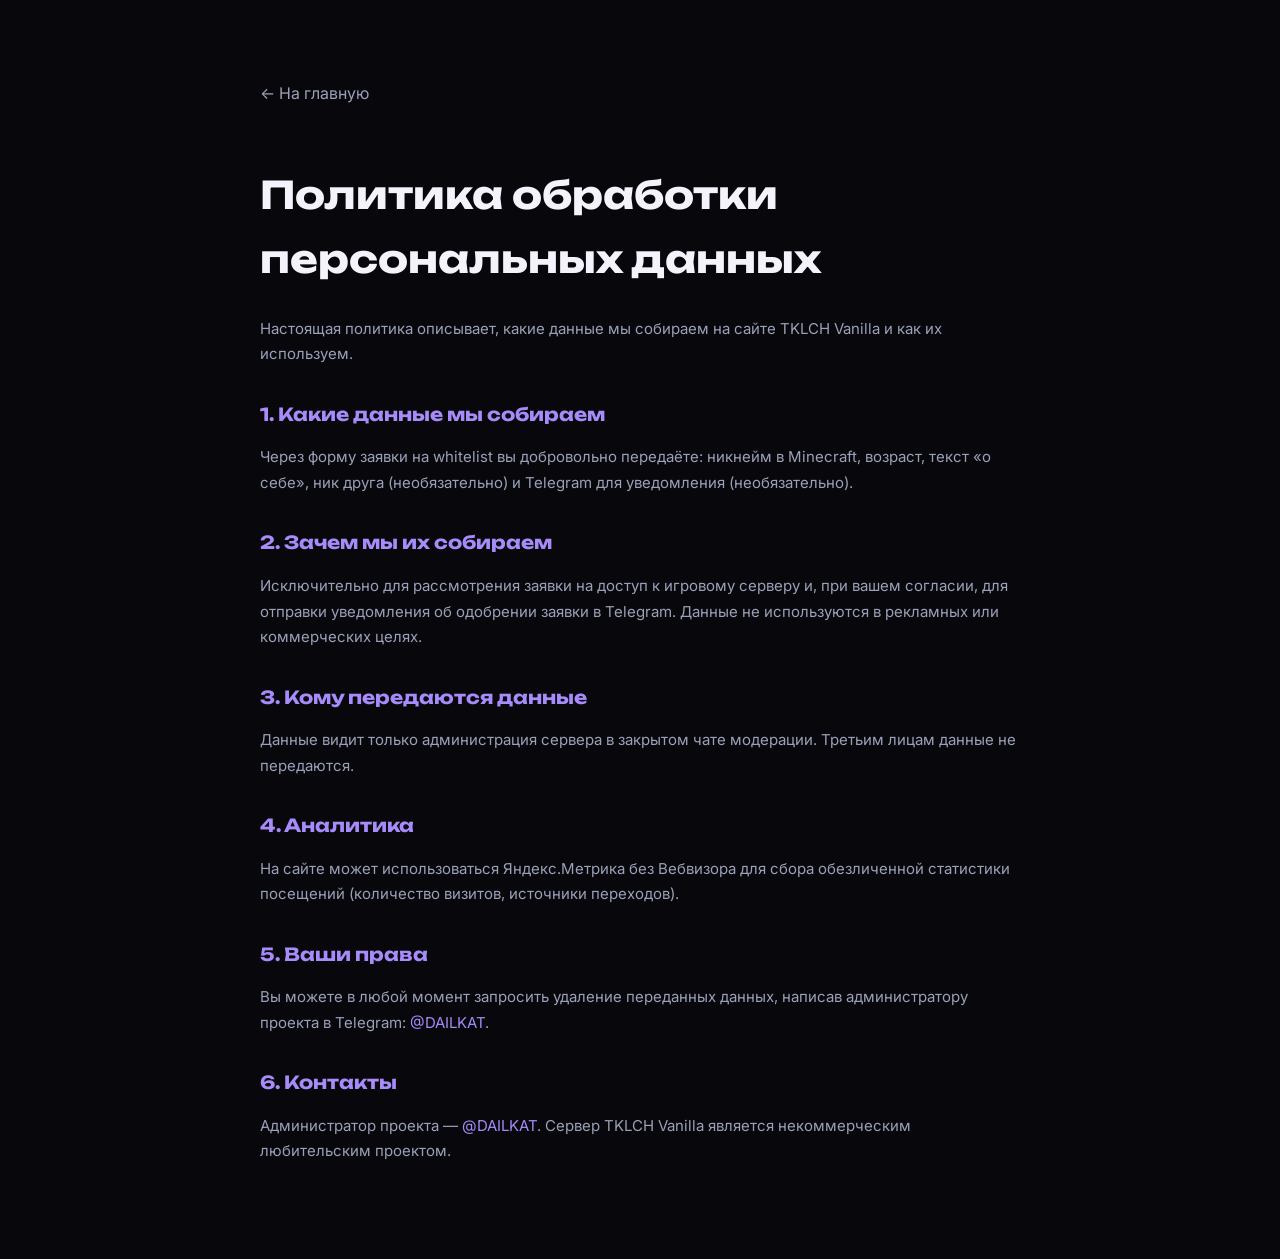
<file: privacy.html>
<!DOCTYPE html>
<html lang="ru">
<head>
<meta charset="UTF-8">
<meta name="viewport" content="width=device-width, initial-scale=1.0">
<title>Политика обработки персональных данных | TKLCH Vanilla</title>
<link rel="icon" href="assets/logo.png">
<link href="https://fonts.googleapis.com/css2?family=Unbounded:wght@700;800&family=Inter:wght@400;500;600&display=swap" rel="stylesheet">
<style>
body{margin:0;background:#08080c;color:#f4f3fb;font-family:Inter,system-ui,sans-serif;line-height:1.7}
.wrap{max-width:760px;margin:0 auto;padding:80px 24px}
h1{font-family:Unbounded;font-size:clamp(26px,5vw,38px);margin-bottom:24px}
h2{font-family:Unbounded;font-size:18px;margin-top:32px;color:#a78bfa}
p,li{color:#9aa0b8;font-size:15px}
a{color:#a78bfa;text-decoration:none}
.back{display:inline-block;margin-bottom:30px;color:#9aa0b8}
</style>
</head>
<body>
<div class="wrap">
  <a href="/" class="back">← На главную</a>
  <h1>Политика обработки персональных данных</h1>
  <p>Настоящая политика описывает, какие данные мы собираем на сайте TKLCH Vanilla и как их используем.</p>
  <h2>1. Какие данные мы собираем</h2>
  <p>Через форму заявки на whitelist вы добровольно передаёте: никнейм в Minecraft, возраст, текст «о себе», ник друга (необязательно) и Telegram для уведомления (необязательно).</p>
  <h2>2. Зачем мы их собираем</h2>
  <p>Исключительно для рассмотрения заявки на доступ к игровому серверу и, при вашем согласии, для отправки уведомления об одобрении заявки в Telegram. Данные не используются в рекламных или коммерческих целях.</p>
  <h2>3. Кому передаются данные</h2>
  <p>Данные видит только администрация сервера в закрытом чате модерации. Третьим лицам данные не передаются.</p>
  <h2>4. Аналитика</h2>
  <p>На сайте может использоваться Яндекс.Метрика без Вебвизора для сбора обезличенной статистики посещений (количество визитов, источники переходов).</p>
  <h2>5. Ваши права</h2>
  <p>Вы можете в любой момент запросить удаление переданных данных, написав администратору проекта в Telegram: <a href="https://t.me/DAILKAT">@DAILKAT</a>.</p>
  <h2>6. Контакты</h2>
  <p>Администратор проекта — <a href="https://t.me/DAILKAT">@DAILKAT</a>. Сервер TKLCH Vanilla является некоммерческим любительским проектом.</p>
</div>
</body>
</html>
</file>
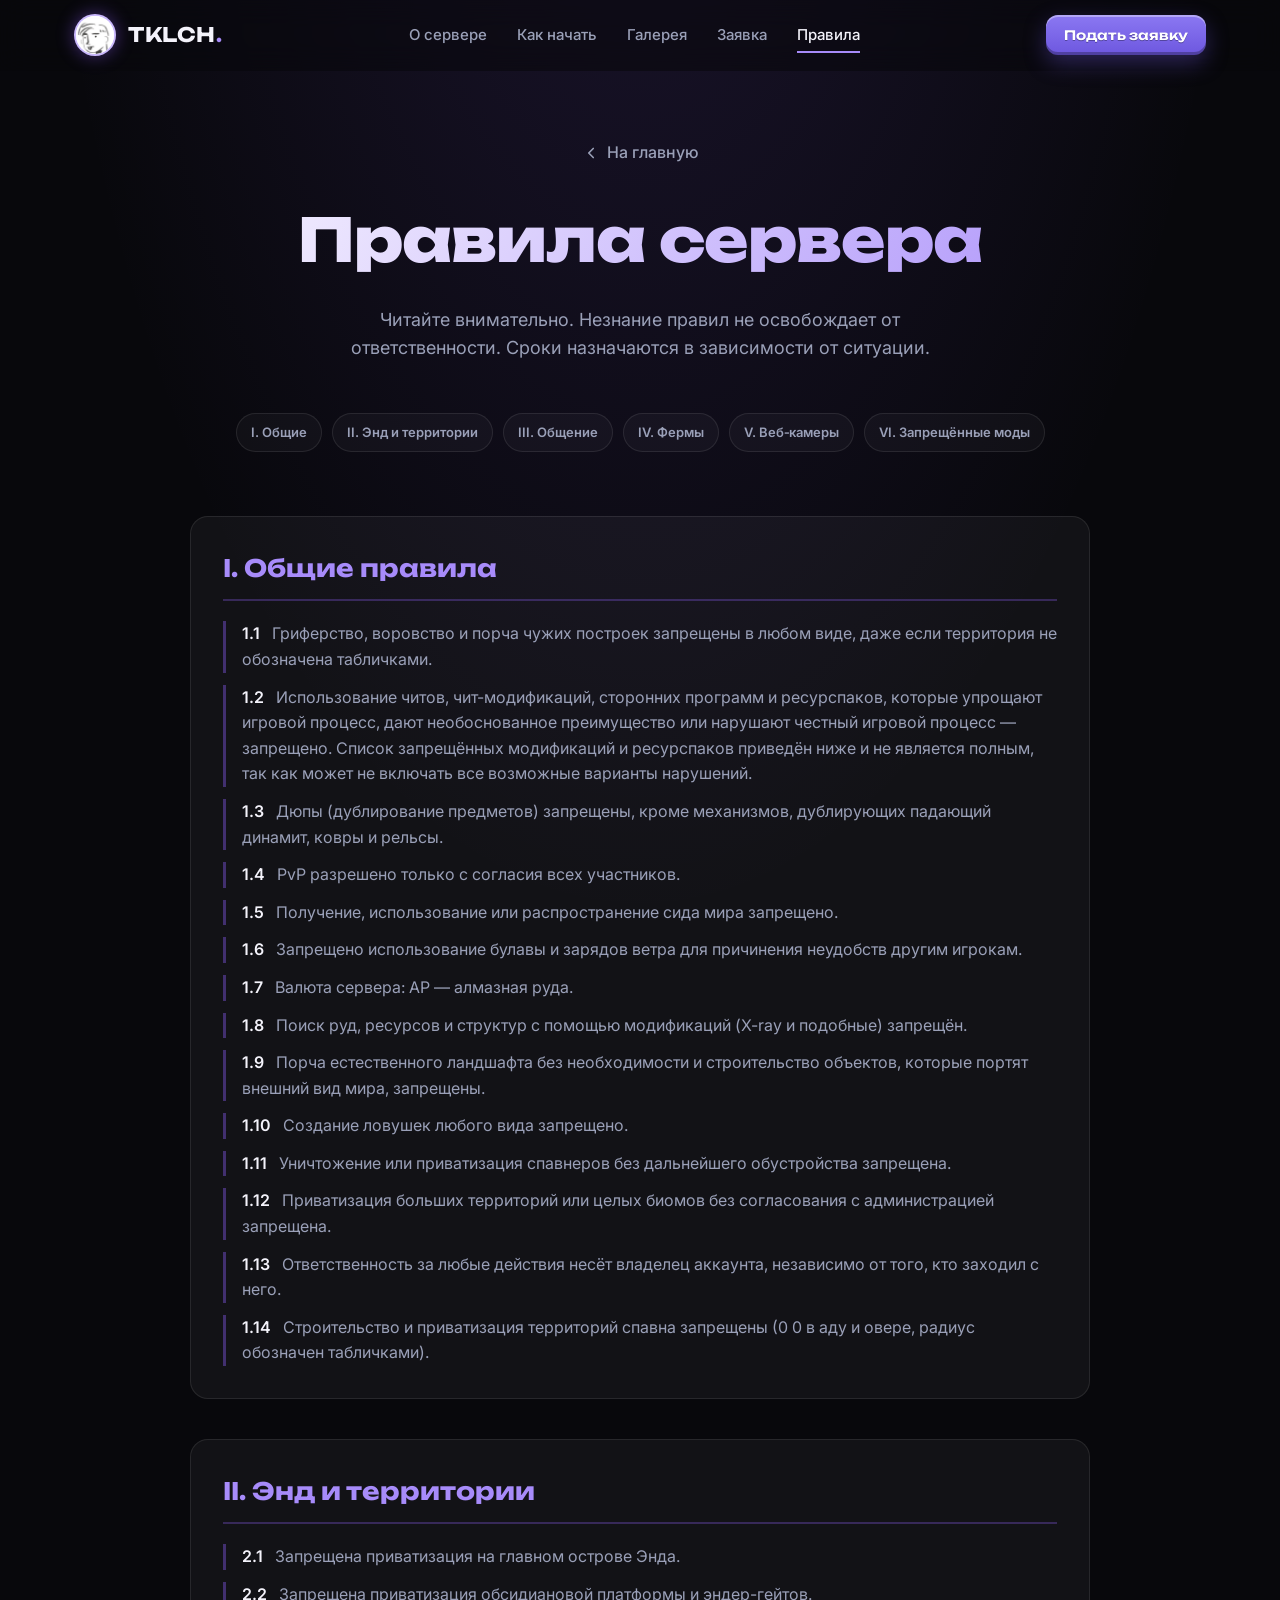
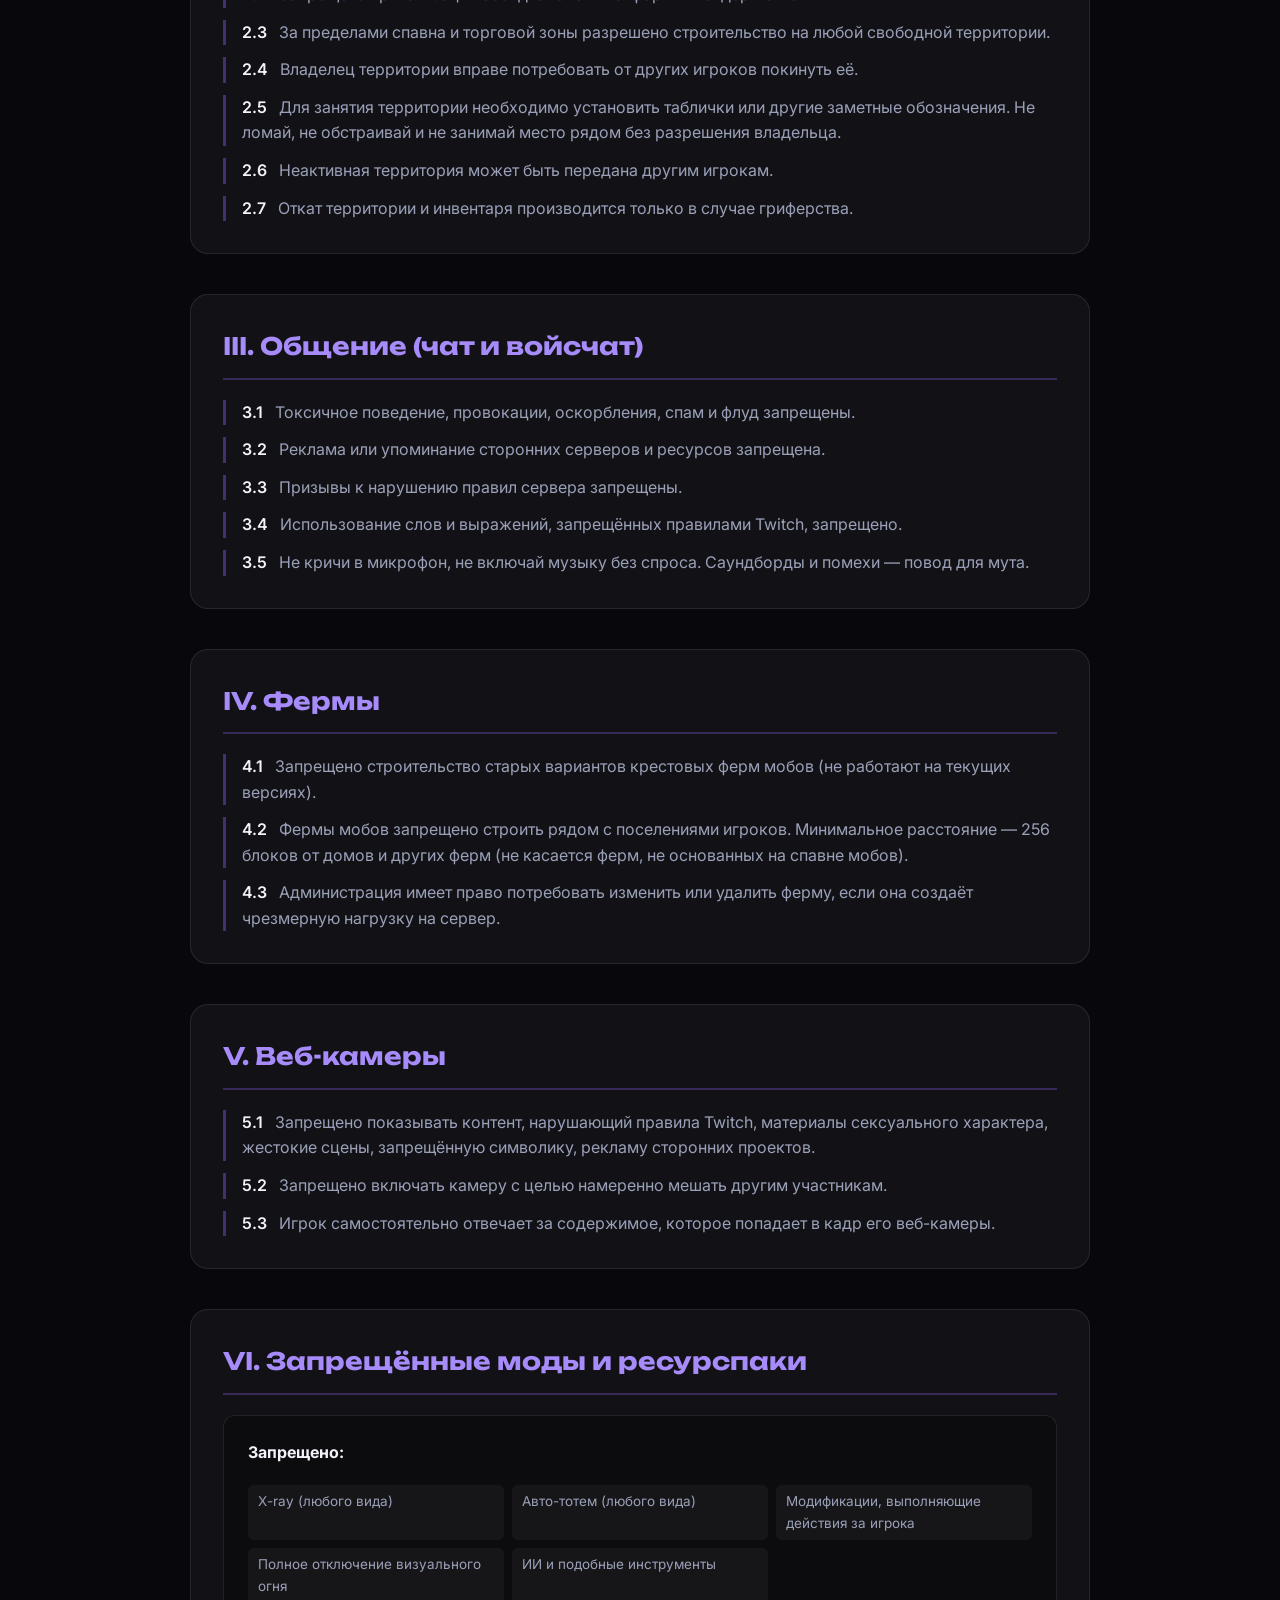
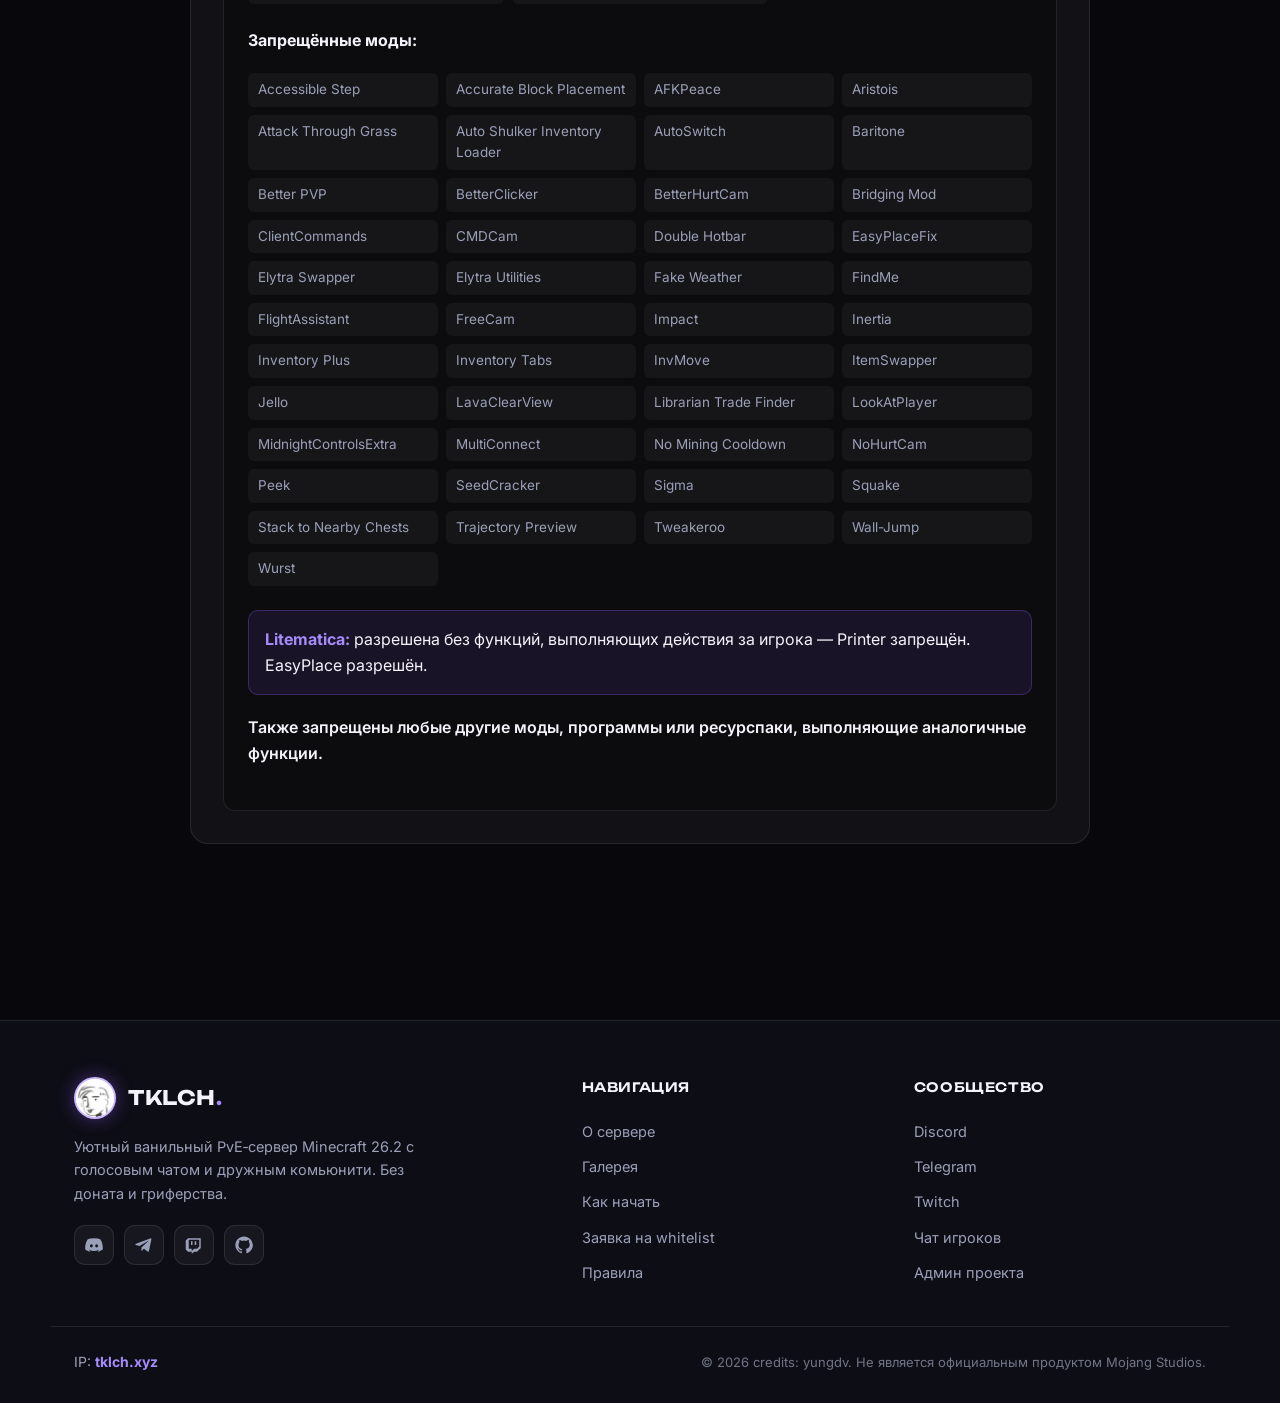
<file: rules.html>
<!DOCTYPE html>
<html lang="ru">
<head>
<meta charset="UTF-8">
<meta http-equiv="Content-Security-Policy" content="upgrade-insecure-requests">
<meta name="viewport" content="width=device-width, initial-scale=1.0">
<title>Правила | TKLCH Vanilla</title>
<meta name="description" content="Правила сервера TKLCH Vanilla 26.2. Ознакомься с правилами перед игрой — это поможет избежать банов и сделает игру комфортнее для всех.">
<meta property="og:type" content="website">
<meta property="og:title" content="Правила | TKLCH Vanilla">
<meta property="og:description" content="Правила сервера TKLCH Vanilla. Ознакомься перед игрой.">
<link rel="canonical" href="https://site.tklch.xyz/rules.html">
<link rel="icon" href="assets/logo.png">
<link rel="preconnect" href="https://fonts.googleapis.com">
<link rel="preconnect" href="https://fonts.gstatic.com" crossorigin>
<link href="https://fonts.googleapis.com/css2?family=Unbounded:wght@400;600;700;800&family=Inter:wght@400;500;600&family=Caveat:wght@600;700&display=swap" rel="stylesheet">
<link rel="stylesheet" href="css/style.css?v=7">
</head>
<body class="page-rules">

<header class="nav" id="nav">
  <div class="nav__inner">
    <a href="./" class="brand">
      <span class="brand__logo"><img src="assets/logo.png" alt="TKLCH"></span>
      <span class="brand__name">TKLCH<b>.</b></span>
    </a>
    <nav class="nav__links" id="navLinks">
      <a href="index.html#about">О сервере</a>
      <a href="index.html#join">Как начать</a>
      <a href="index.html#gallery">Галерея</a>
      <a href="appeal.html">Заявка</a>
      <a href="rules.html" class="active">Правила</a>
    </nav>
    <div class="nav__right">
      <a href="appeal.html" class="mc-btn mc-btn--sm">Подать заявку</a>
      <button class="burger" id="burger" aria-label="Меню"><span></span><span></span><span></span></button>
    </div>
  </div>
</header>

<section class="rules-hero">
  <div class="wrap">
    <a href="./" class="back-link">
      <svg viewBox="0 0 24 24" width="18" height="18" fill="none" stroke="currentColor" stroke-width="2.2" stroke-linecap="round" stroke-linejoin="round"><path d="m15 18-6-6 6-6"/></svg>
      На главную
    </a>
    <h1 class="rules-hero__title">Правила сервера</h1>
    <p class="rules-hero__lead">Читайте внимательно. Незнание правил не освобождает от ответственности. Сроки назначаются в зависимости от ситуации.</p>
  </div>
</section>

    <div class="rules-nav wrap">
      <a href="#r1">I. Общие</a>
      <a href="#r2">II. Энд и территории</a>
      <a href="#r3">III. Общение</a>
      <a href="#r4">IV. Фермы</a>
      <a href="#r5">V. Веб‑камеры</a>
      <a href="#r6">VI. Запрещённые моды</a>
    </div>

<section class="section rules-section">
  <div class="wrap">
    <div class="rules-content">
      
      <div class="rule-section reveal">
        <h2 class="rule-section__title">I. Общие правила</h2>
        <ul class="rule-list">
          <li><b>1.1</b> Гриферство, воровство и порча чужих построек запрещены в любом виде, даже если территория не обозначена табличками.</li>
          <li><b>1.2</b> Использование читов, чит-модификаций, сторонних программ и ресурспаков, которые упрощают игровой процесс, дают необоснованное преимущество или нарушают честный игровой процесс — запрещено. Список запрещённых модификаций и ресурспаков приведён ниже и не является полным, так как может не включать все возможные варианты нарушений.</li>
          <li><b>1.3</b> Дюпы (дублирование предметов) запрещены, кроме механизмов, дублирующих падающий динамит, ковры и рельсы.</li>
          <li><b>1.4</b> PvP разрешено только с согласия всех участников.</li>
          <li><b>1.5</b> Получение, использование или распространение сида мира запрещено.</li>
          <li><b>1.6</b> Запрещено использование булавы и зарядов ветра для причинения неудобств другим игрокам.</li>
          <li><b>1.7</b> Валюта сервера: АР — алмазная руда.</li>
          <li><b>1.8</b> Поиск руд, ресурсов и структур с помощью модификаций (X-ray и подобные) запрещён.</li>
          <li><b>1.9</b> Порча естественного ландшафта без необходимости и строительство объектов, которые портят внешний вид мира, запрещены.</li>
          <li><b>1.10</b> Создание ловушек любого вида запрещено.</li>
          <li><b>1.11</b> Уничтожение или приватизация спавнеров без дальнейшего обустройства запрещена.</li>
          <li><b>1.12</b> Приватизация больших территорий или целых биомов без согласования с администрацией запрещена.</li>
          <li><b>1.13</b> Ответственность за любые действия несёт владелец аккаунта, независимо от того, кто заходил с него.</li>
          <li><b>1.14</b> Строительство и приватизация территорий спавна запрещены (0 0 в аду и овере, радиус обозначен табличками).</li>
        </ul>
      </div>

      <div class="rule-section reveal">
        <h2 class="rule-section__title">II. Энд и территории</h2>
        <ul class="rule-list">
          <li><b>2.1</b> Запрещена приватизация на главном острове Энда.</li>
          <li><b>2.2</b> Запрещена приватизация обсидиановой платформы и эндер-гейтов.</li>
          <li><b>2.3</b> За пределами спавна и торговой зоны разрешено строительство на любой свободной территории.</li>
          <li><b>2.4</b> Владелец территории вправе потребовать от других игроков покинуть её.</li>
          <li><b>2.5</b> Для занятия территории необходимо установить таблички или другие заметные обозначения. Не ломай, не обстраивай и не занимай место рядом без разрешения владельца.</li>
          <li><b>2.6</b> Неактивная территория может быть передана другим игрокам.</li>
          <li><b>2.7</b> Откат территории и инвентаря производится только в случае гриферства.</li>
        </ul>
      </div>

      <div class="rule-section reveal">
        <h2 class="rule-section__title">III. Общение (чат и войсчат)</h2>
        <ul class="rule-list">
          <li><b>3.1</b> Токсичное поведение, провокации, оскорбления, спам и флуд запрещены.</li>
          <li><b>3.2</b> Реклама или упоминание сторонних серверов и ресурсов запрещена.</li>
          <li><b>3.3</b> Призывы к нарушению правил сервера запрещены.</li>
          <li><b>3.4</b> Использование слов и выражений, запрещённых правилами Twitch, запрещено.</li>
          <li><b>3.5</b> Не кричи в микрофон, не включай музыку без спроса. Саундборды и помехи — повод для мута.</li>
        </ul>
      </div>

      <div class="rule-section reveal">
        <h2 class="rule-section__title">IV. Фермы</h2>
        <ul class="rule-list">
          <li><b>4.1</b> Запрещено строительство старых вариантов крестовых ферм мобов (не работают на текущих версиях).</li>
          <li><b>4.2</b> Фермы мобов запрещено строить рядом с поселениями игроков. Минимальное расстояние — 256 блоков от домов и других ферм (не касается ферм, не основанных на спавне мобов).</li>
          <li><b>4.3</b> Администрация имеет право потребовать изменить или удалить ферму, если она создаёт чрезмерную нагрузку на сервер.</li>
        </ul>
      </div>

      <div class="rule-section reveal">
        <h2 class="rule-section__title">V. Веб-камеры</h2>
        <ul class="rule-list">
          <li><b>5.1</b> Запрещено показывать контент, нарушающий правила Twitch, материалы сексуального характера, жестокие сцены, запрещённую символику, рекламу сторонних проектов.</li>
          <li><b>5.2</b> Запрещено включать камеру с целью намеренно мешать другим участникам.</li>
          <li><b>5.3</b> Игрок самостоятельно отвечает за содержимое, которое попадает в кадр его веб-камеры.</li>
        </ul>
      </div>

      <div class="rule-section reveal">
        <h2 class="rule-section__title">VI. Запрещённые моды и ресурспаки</h2>
        <div class="mods-list">
          <p><b>Запрещено:</b></p>
          <ul>
            <li>X-ray (любого вида)</li>
            <li>Авто-тотем (любого вида)</li>
            <li>Модификации, выполняющие действия за игрока</li>
            <li>Полное отключение визуального огня</li>
            <li>ИИ и подобные инструменты</li>
          </ul> 
          
          <p><b>Запрещённые моды:</b></p>
          <ul class="mods-grid">
            <li>Accessible Step</li>
            <li>Accurate Block Placement</li>
            <li>AFKPeace</li>
            <li>Aristois</li>
            <li>Attack Through Grass</li>
            <li>Auto Shulker Inventory Loader</li>
            <li>AutoSwitch</li>
            <li>Baritone</li>
            <li>Better PVP</li>
            <li>BetterClicker</li>
            <li>BetterHurtCam</li>
            <li>Bridging Mod</li>
            <li>ClientCommands</li>
            <li>CMDCam</li>
            <li>Double Hotbar</li>
            <li>EasyPlaceFix</li>
            <li>Elytra Swapper</li>
            <li>Elytra Utilities</li>
            <li>Fake Weather</li>
            <li>FindMe</li>
            <li>FlightAssistant</li>
            <li>FreeCam</li>
            <li>Impact</li>
            <li>Inertia</li>
            <li>Inventory Plus</li>
            <li>Inventory Tabs</li>
            <li>InvMove</li>
            <li>ItemSwapper</li>
            <li>Jello</li>
            <li>LavaClearView</li>
            <li>Librarian Trade Finder</li>
            <li>LookAtPlayer</li>
            <li>MidnightControlsExtra</li>
            <li>MultiConnect</li>
            <li>No Mining Cooldown</li>
            <li>NoHurtCam</li>
            <li>Peek</li>
            <li>SeedCracker</li>
            <li>Sigma</li>
            <li>Squake</li>
            <li>Stack to Nearby Chests</li>
            <li>Trajectory Preview</li>
            <li>Tweakeroo</li>
            <li>Wall-Jump</li>
            <li>Wurst</li>
          </ul>
          
          <div class="litematica-note">
            <b>Litematica:</b> разрешена без функций, выполняющих действия за игрока — Printer запрещён. EasyPlace разрешён.
          </div>
          <p style="margin-top:16px">Также запрещены любые другие моды, программы или ресурспаки, выполняющие аналогичные функции.</p>
        </div>
      </div>

    </div>
  </div>
</section>

<footer class="footer">
  <div class="wrap footer__top">
    <div class="footer__brand">
      <a href="index.html" class="brand">
        <span class="brand__logo"><img src="assets/logo.png" alt="TKLCH"></span>
        <span class="brand__name">TKLCH<b>.</b></span>
      </a>
      <p>Уютный ванильный PvE‑сервер Minecraft 26.2 с голосовым чатом и дружным комьюнити. Без доната и гриферства.</p>
      <div class="footer__socials">
        <a class="footer__soc" href="https://discord.gg/NDVgkJYTrK" target="_blank" rel="noopener" aria-label="Discord">
          <svg viewBox="0 0 24 24" width="18" height="18" fill="currentColor"><path d="M20.3 4.4A19.8 19.8 0 0 0 15.4 3l-.3.5a18 18 0 0 1 4.3 1.4 16.6 16.6 0 0 0-14.8 0A18 18 0 0 1 8.9 3.5L8.6 3a19.8 19.8 0 0 0-4.9 1.4C.5 9 .1 13.6.3 18.1a19.9 19.9 0 0 0 6 3l.8-1.3a13 13 0 0 1-2-1l.5-.4a14.2 14.2 0 0 0 12.8 0l.5.4a13 13 0 0 1-2 1l.8 1.3a19.9 19.9 0 0 0 6-3c.3-5.2-.5-9.8-3.4-13.7ZM8.5 15.3c-1 0-1.9-1-1.9-2.2s.8-2.2 1.9-2.2 1.9 1 1.9 2.2-.8 2.2-1.9 2.2Zm7 0c-1 0-1.9-1-1.9-2.2s.8-2.2 1.9-2.2 1.9 1 1.9 2.2-.8 2.2-1.9 2.2Z"/></svg>
        </a>
        <a class="footer__soc" href="https://t.me/tklch1/574" target="_blank" rel="noopener" aria-label="Telegram">
          <svg viewBox="0 0 24 24" width="18" height="18" fill="currentColor"><path d="M21.9 4.3 18.6 20c-.2 1.1-.9 1.3-1.8.8l-5-3.7-2.4 2.3c-.3.3-.5.5-1 .5l.4-5 9.1-8.2c.4-.4-.1-.6-.6-.2L6 13.4l-4.8-1.5c-1-.3-1-1 .2-1.5l18.8-7.2c.9-.3 1.6.2 1.7 1.1Z"/></svg>
        </a>
        <a class="footer__soc" href="https://twitch.tv/tklch_" target="_blank" rel="noopener" aria-label="Twitch">
          <svg viewBox="0 0 24 24" width="18" height="18" fill="currentColor"><path d="M4 3 1 6v12l3 3h5v3l3-3h4l5-5V3H4Zm15 11-3 3h-4l-3 3v-3H5V5h14v9ZM15 7h-2v5h2V7Zm-5 0H8v5h2V7Z"/></svg>
        </a>
        <a class="footer__soc" href="https://github.com/yungdv" target="_blank" rel="noopener" aria-label="GitHub">
          <svg viewBox="0 0 24 24" width="18" height="18" fill="currentColor"><path d="M12 .5C5.7.5.5 5.7.5 12c0 5.1 3.3 9.4 7.9 10.9.6.1.8-.2.8-.5v-2c-3.2.7-3.9-1.4-3.9-1.4-.5-1.3-1.3-1.7-1.3-1.7-1.1-.7.1-.7.1-.7 1.2.1 1.8 1.2 1.8 1.2 1 1.8 2.7 1.3 3.4 1 .1-.8.4-1.3.7-1.6-2.6-.3-5.3-1.3-5.3-5.7 0-1.3.5-2.3 1.2-3.1-.1-.3-.5-1.5.1-3.1 0 0 1-.3 3.3 1.2a11.5 11.5 0 0 1 6 0C17.3 4.7 18.3 5 18.3 5c.6 1.6.2 2.8.1 3.1.8.8 1.2 1.8 1.2 3.1 0 4.4-2.7 5.4-5.3 5.7.4.4.8 1.1.8 2.2v3.3c0 .3.2.6.8.5 4.6-1.5 7.9-5.8 7.9-10.9C23.5 5.7 18.3.5 12 .5Z"/></svg>
        </a>
      </div>
    </div>
    <div class="footer__col">
      <h4>Навигация</h4>
      <a href="index.html#about">О сервере</a>
      <a href="index.html#gallery">Галерея</a>
      <a href="index.html#join">Как начать</a>
      <a href="appeal.html">Заявка на whitelist</a>
      <a href="rules.html">Правила</a>
    </div>
    <div class="footer__col">
      <h4>Сообщество</h4>
      <a href="https://discord.gg/NDVgkJYTrK" target="_blank" rel="noopener">Discord</a>
      <a href="https://t.me/tklch1/574" target="_blank" rel="noopener">Telegram</a>
      <a href="https://twitch.tv/tklch_" target="_blank" rel="noopener">Twitch</a>
      <a href="https://t.me/+X7nzIsQjGr85MTEy" target="_blank" rel="noopener">Чат игроков</a>
      <a href="https://t.me/DAILKAT" target="_blank" rel="noopener">Админ проекта</a>
    </div>
  </div>
  <div class="wrap footer__bottom">
    <p class="footer__ip">IP: <b>tklch.xyz</b></p>
    <p class="footer__copy">© 2026 credits: yungdv. Не является официальным продуктом Mojang Studios.</p>
  </div>
</footer>

<button class="to-top" id="toTop" aria-label="Наверх">
  <svg viewBox="0 0 24 24" width="22" height="22" fill="none" stroke="currentColor" stroke-width="2.4" stroke-linecap="round" stroke-linejoin="round"><path d="m18 15-6-6-6 6"/></svg>
</button>

<script src="js/main.js?v=7"></script>
<!-- Yandex.Metrika counter -->
<script type="text/javascript">
    (function(m,e,t,r,i,k,a){
        m[i]=m[i]||function(){(m[i].a=m[i].a||[]).push(arguments)};
        m[i].l=1*new Date();
        for (var j = 0; j < document.scripts.length; j++) {if (document.scripts[j].src === r) { return; }}
        k=e.createElement(t),a=e.getElementsByTagName(t)[0],k.async=1,k.src=r,a.parentNode.insertBefore(k,a)
    })(window, document,'script','https://mc.yandex.ru/metrika/tag.js?id=111629696', 'ym');

    ym(111629696, 'init', {ssr:true, clickmap:true, ecommerce:"dataLayer", referrer: document.referrer, url: location.href, accurateTrackBounce:true, trackLinks:true});
</script>
<noscript><div><img src="https://mc.yandex.ru/watch/111629696" style="position:absolute; left:-9999px;" alt="" /></div></noscript>
<!-- /Yandex.Metrika counter -->
</body>
</html>
</file>
<file: css/style.css>
:root{
    --bg:#08080c;
    --bg2:#0d0d15;
    --violet:#8b5cf6;
    --violet-2:#a78bfa;
    --indigo:#6366f1;
    --blue:#38bdf8;
    --green:#34d399;
    --text:#f4f3fb;
    --muted:#9aa0b8;
    --border:rgba(255,255,255,.09);
    --glass:rgba(255,255,255,.045);
    --radius:18px;
    --maxw:1180px;
  }
  *{margin:0;padding:0;box-sizing:border-box}
  html{scroll-behavior:smooth;scroll-padding-top:90px}
  body{
    font-family:'Inter',system-ui,sans-serif;
    background:var(--bg);
    color:var(--text);
    line-height:1.6;
    overflow-x:hidden;
    -webkit-font-smoothing:antialiased;
  }
  img{display:block;max-width:100%}
  a{color:inherit;text-decoration:none}
  code{font-family:ui-monospace,'SFMono-Regular',Menlo,Consolas,monospace}
  .wrap{max-width:var(--maxw);margin:0 auto;padding:0 24px}
  .section{padding:96px 0;position:relative}

  .nav{
    position:fixed;inset:0 0 auto 0;z-index:100;
    background:rgba(8,8,12,.55);
    backdrop-filter:blur(14px);
    border-bottom:1px solid transparent;
    transition:.3s;
  }
  .nav.scrolled{background:rgba(8,8,12,.9);border-bottom-color:var(--border)}
  .nav__inner{
    max-width:var(--maxw);margin:0 auto;padding:14px 24px;
    display:flex;align-items:center;justify-content:space-between;gap:20px;
  }
  .brand{display:flex;align-items:center;gap:12px;cursor:pointer}
  .brand__logo{
    width:42px;height:42px;border-radius:50%;overflow:hidden;
    background:#fff;display:grid;place-items:center;flex:none;
    border:2px solid rgba(167,139,250,.6);
    box-shadow:0 0 18px rgba(139,92,246,.45);
  }
  .brand__logo img{width:100%;height:100%;object-fit:cover}
  .brand__name{font-family:'Unbounded';font-weight:700;font-size:20px;letter-spacing:.5px}
  .brand__name b{color:var(--violet-2)}
  .nav__links{display:flex;gap:30px}
  .nav__links a{color:var(--muted);font-weight:500;font-size:15px;position:relative;transition:.2s}
  .nav__links a::after{content:"";position:absolute;left:0;bottom:-6px;height:2px;width:0;background:var(--violet-2);transition:.25s}
  .nav__links a:hover,.nav__links a.active{color:var(--text)}
  .nav__links a:hover::after,.nav__links a.active::after{width:100%}
  .nav__right{display:flex;align-items:center;gap:14px}
  .burger{display:none;flex-direction:column;gap:5px;background:none;border:0;cursor:pointer;padding:6px}
  .burger span{width:24px;height:2px;background:var(--text);border-radius:2px;transition:.3s}

  .mc-btn{
    font-family:'Unbounded';font-weight:600;font-size:14px;color:#fff;
    display:inline-flex;align-items:center;gap:9px;cursor:pointer;
    background:linear-gradient(180deg,#8b78f2,#6d57df);
    border:0;border-radius:12px;padding:14px 24px;
    box-shadow:inset 0 2px 0 rgba(255,255,255,.35),inset 0 -3px 0 rgba(0,0,0,.28),0 8px 22px rgba(109,87,223,.35);
    text-shadow:0 1px 0 rgba(0,0,0,.3);transition:filter .2s,box-shadow .2s,background .2s;
  }
  .mc-btn:hover{filter:brightness(1.12);box-shadow:inset 0 2px 0 rgba(255,255,255,.4),inset 0 -3px 0 rgba(0,0,0,.28),0 10px 30px rgba(109,87,223,.55)}
  .mc-btn:active{box-shadow:inset 0 2px 6px rgba(0,0,0,.4)}
  .mc-btn--sm{padding:10px 18px;font-size:13px}
  .mc-btn--big{padding:16px 28px;font-size:15px}
  .mc-btn--discord{background:linear-gradient(180deg,#6d7bf2,#5260d8);box-shadow:inset 0 2px 0 rgba(255,255,255,.3),inset 0 -3px 0 rgba(0,0,0,.28),0 8px 22px rgba(82,96,216,.4)}
  .mc-btn--discord:hover{box-shadow:inset 0 2px 0 rgba(255,255,255,.35),inset 0 -3px 0 rgba(0,0,0,.28),0 10px 30px rgba(82,96,216,.6)}
  .mc-btn.copied{background:linear-gradient(180deg,#34d399,#10b981)!important;box-shadow:inset 0 2px 0 rgba(255,255,255,.35),inset 0 -3px 0 rgba(0,0,0,.25),0 8px 22px rgba(16,185,129,.4)!important}
  .ghost-btn{
    font-family:'Inter';font-weight:600;font-size:14px;color:var(--text);
    display:inline-flex;align-items:center;gap:9px;cursor:pointer;
    background:var(--glass);border:1px solid var(--border);border-radius:12px;padding:15px 22px;transition:.2s;
  }
  .ghost-btn:hover{border-color:var(--violet-2);background:rgba(139,92,246,.12);box-shadow:0 0 24px rgba(139,92,246,.18)}
  .ghost-btn.copied{border-color:var(--green)!important;color:var(--green)!important}

  .hero{position:relative;min-height:100vh;display:flex;align-items:center;padding:120px 0 80px;overflow:hidden}
  .hero__bg{
    position:absolute;inset:0;z-index:0;
    background:url('../assets/background.jpg') center/cover no-repeat;
    filter:blur(3px) saturate(1.1) brightness(.9);
    transform:translate(var(--px,0px),var(--py,0px)) scale(1.16);
    animation:slowzoom 26s ease-in-out infinite alternate;
    will-change:transform;
  }
  @keyframes slowzoom{to{transform:translate(var(--px,0px),var(--py,0px)) scale(1.26)}}
  .hero__overlay{
    position:absolute;inset:0;z-index:1;
    background:
      linear-gradient(90deg,rgba(8,8,12,.97) 0%,rgba(8,8,12,.9) 34%,rgba(8,8,12,.5) 64%,rgba(8,8,12,.62) 100%),
      radial-gradient(120% 90% at 50% 120%,rgba(8,8,12,.9),transparent 60%);
  }
  .hero__sparks{position:absolute;inset:0;z-index:2;pointer-events:none}
  .hero__sparks i{
    position:absolute;bottom:-12px;width:8px;height:8px;border-radius:2px;
    background:var(--violet-2);opacity:.75;box-shadow:0 0 12px var(--violet),0 0 4px #fff;
    animation:rise linear infinite;
  }
  .hero__sparks i:nth-child(3n){background:var(--blue);box-shadow:0 0 12px var(--blue),0 0 4px #fff}
  .hero__sparks i:nth-child(1){left:6%;animation-duration:10s;animation-delay:0s}
  .hero__sparks i:nth-child(2){left:14%;animation-duration:13s;animation-delay:2s}
  .hero__sparks i:nth-child(3){left:23%;animation-duration:9s;animation-delay:4s}
  .hero__sparks i:nth-child(4){left:31%;animation-duration:12s;animation-delay:1s}
  .hero__sparks i:nth-child(5){left:40%;animation-duration:11s;animation-delay:3s}
  .hero__sparks i:nth-child(6){left:49%;animation-duration:14s;animation-delay:5s}
  .hero__sparks i:nth-child(7){left:58%;animation-duration:9.5s;animation-delay:2.5s}
  .hero__sparks i:nth-child(8){left:67%;animation-duration:12.5s;animation-delay:6s}
  .hero__sparks i:nth-child(9){left:75%;animation-duration:10.5s;animation-delay:1.5s}
  .hero__sparks i:nth-child(10){left:83%;animation-duration:13.5s;animation-delay:3.5s}
  .hero__sparks i:nth-child(11){left:90%;animation-duration:9s;animation-delay:5.5s}
  .hero__sparks i:nth-child(12){left:96%;animation-duration:11.5s;animation-delay:.5s}
  @keyframes rise{0%{transform:translateY(0) rotate(0);opacity:0}8%{opacity:.9}88%{opacity:.7}100%{transform:translateY(-104vh) rotate(220deg);opacity:0}}
  .hero__inner{
    position:relative;z-index:3;max-width:var(--maxw);margin:0 auto;padding:0 24px;width:100%;
    display:grid;grid-template-columns:1.1fr .9fr;gap:50px;align-items:center;
  }
  .pill{
    display:inline-flex;align-items:center;gap:9px;font-size:13px;font-weight:600;color:var(--violet-2);
    background:rgba(139,92,246,.14);border:1px solid rgba(139,92,246,.32);
    padding:8px 18px;border-radius:99px;backdrop-filter:blur(6px);
  }
  .dot{width:8px;height:8px;border-radius:50%;background:var(--violet-2);box-shadow:0 0 0 0 rgba(167,139,250,.7);animation:pulse 2s infinite}
  .dot--green{background:var(--green);box-shadow:0 0 0 0 rgba(52,211,153,.7);animation:pulseG 2s infinite}
  .dot--check{background:#64748b;box-shadow:none;animation:pulseCheck 1.5s infinite}
  .dot--red{background:#f87171;box-shadow:0 0 0 0 rgba(248,113,113,.7);animation:pulseR 2s infinite}
  @keyframes pulse{70%{box-shadow:0 0 0 8px rgba(167,139,250,0)}}
  @keyframes pulseG{70%{box-shadow:0 0 0 8px rgba(52,211,153,0)}}
  @keyframes pulseCheck{0%,100%{opacity:.35}50%{opacity:1}}
  @keyframes pulseR{70%{box-shadow:0 0 0 8px rgba(248,113,113,0)}}
  .hero__title{font-family:'Unbounded';font-weight:800;font-size:clamp(34px,5.2vw,62px);line-height:1.05;margin:22px 0 18px;letter-spacing:-1px}
  .grad{background:linear-gradient(120deg,var(--violet-2),var(--blue));-webkit-background-clip:text;background-clip:text;color:transparent}
  .hero__lead{color:var(--muted);font-size:18px;max-width:520px;margin-bottom:30px}
  .stats{display:flex;align-items:center;gap:26px;margin-bottom:28px}
  .stat__num{font-family:'Unbounded';font-weight:700;font-size:38px;line-height:1;display:block;color:#fff}
  .stat__label{display:flex;align-items:center;gap:7px;color:var(--muted);font-size:13px;margin-top:6px;text-transform:uppercase;letter-spacing:.5px}
  .stat__div{width:1px;height:46px;background:var(--border)}
  .online-names{display:flex;flex-wrap:wrap;gap:6px;margin-top:0;margin-bottom:26px;max-width:480px}
  .online-names:empty{display:none;margin-bottom:0}
  .online-names span{font-size:12px;font-weight:600;color:var(--violet-2);background:rgba(139,92,246,.12);border:1px solid rgba(139,92,246,.28);padding:3px 11px;border-radius:99px;transition:border-color .15s,background .15s,box-shadow .15s}
  .online-names span:hover{border-color:var(--violet-2);background:rgba(139,92,246,.22);box-shadow:0 0 14px rgba(139,92,246,.3)}
  .online-names__more{color:var(--muted)!important;background:rgba(255,255,255,.05)!important;border-color:var(--border)!important}
  .ip-bar{display:flex;align-items:center;gap:14px;background:rgba(0,0,0,.5);border:1px solid var(--border);border-radius:14px;padding:8px 8px 8px 22px;backdrop-filter:blur(8px);max-width:480px}
  .ip-bar code{font-size:17px;color:#e9e6ff;letter-spacing:.4px;flex:1;overflow:hidden;text-overflow:ellipsis;white-space:nowrap;cursor:pointer;transition:color .2s}
  .ip-bar code:hover{color:#fff}
  .hero__socials{display:flex;gap:14px;margin-top:26px;flex-wrap:wrap}
  .soc{display:inline-flex;align-items:center;gap:9px;font-weight:600;font-size:15px;padding:12px 22px;border-radius:12px;border:1px solid var(--border);background:var(--glass);transition:background .25s,border-color .25s,box-shadow .25s}
  .soc--discord:hover{background:rgba(88,101,242,.22);border-color:#7983f5;box-shadow:0 0 24px rgba(88,101,242,.28)}
  .soc--tg:hover{background:rgba(56,189,248,.16);border-color:var(--blue);box-shadow:0 0 24px rgba(56,189,248,.25)}
  .soc--twitch:hover{background:rgba(145,70,255,.22);border-color:#a970ff;box-shadow:0 0 24px rgba(145,70,255,.28)}
  .hero__art{
    position:relative;display:grid;place-items:center;
    transform:perspective(1000px) rotateX(var(--ry,0deg)) rotateY(var(--rx,0deg));
    transition:transform .25s ease-out;transform-style:preserve-3d;
  }
  .polaroid{
    background:#e3d8ff;border-radius:14px;padding:14px 14px 8px;
    transform:rotate(-4deg);box-shadow:0 30px 70px rgba(0,0,0,.55),0 0 0 1px rgba(255,255,255,.55),0 0 70px rgba(139,92,246,.55);
    animation:floaty 6s ease-in-out infinite;max-width:340px;width:100%;
    transition:transform .35s cubic-bezier(.16,1,.3,1),box-shadow .35s;
  }
  @keyframes floaty{0%,100%{transform:rotate(-4deg) translateY(0)}50%{transform:rotate(-2deg) translateY(-18px)}}
  .hero__art:hover .polaroid{
    animation:none;transform:rotate(-1deg) scale(1.05);
    box-shadow:0 40px 90px rgba(0,0,0,.6),0 0 0 1px rgba(255,255,255,.7),0 0 100px rgba(139,92,246,.8);
  }
  .polaroid__photo{border-radius:8px;overflow:hidden;background:linear-gradient(160deg,#efe9ff,#d9ccff);aspect-ratio:1/1;display:grid;place-items:center}
  .polaroid__photo img{width:100%;height:100%;object-fit:contain}
  .polaroid__cap{font-family:'Caveat';font-size:27px;font-weight:700;color:#5a32d6;text-align:center;padding:6px 0 4px;text-shadow:0 1px 0 rgba(255,255,255,.65)}
  .polaroid__spark{position:absolute;width:14px;height:14px;border-radius:3px;background:var(--violet-2);box-shadow:0 0 14px var(--violet);animation:twinkle 3s ease-in-out infinite}
  .polaroid__spark.s1{top:6%;left:8%;animation-delay:0s}
  .polaroid__spark.s2{bottom:10%;right:6%;background:var(--blue);box-shadow:0 0 14px var(--blue);animation-delay:1s}
  .polaroid__spark.s3{top:40%;right:-4%;animation-delay:2s}
  @keyframes twinkle{0%,100%{transform:scale(.6) rotate(0);opacity:.4}50%{transform:scale(1.1) rotate(45deg);opacity:1}}
  .scroll-cue{position:absolute;left:50%;bottom:26px;transform:translateX(-50%);z-index:3;color:var(--muted);animation:bob 1.8s ease-in-out infinite}
  @keyframes bob{0%,100%{transform:translate(-50%,0)}50%{transform:translate(-50%,8px)}}

  .ticker{position:relative;z-index:3;border-top:1px solid var(--border);border-bottom:1px solid var(--border);background:rgba(8,8,12,.6);backdrop-filter:blur(8px);overflow:hidden}
  .ticker__track{display:flex;white-space:nowrap;padding:12px 0;width:max-content;animation:marquee 42s linear infinite}
  .ticker:hover .ticker__track{animation-play-state:paused}
  .ticker__item{display:inline-flex;align-items:center;gap:8px;color:var(--muted);font-size:13.5px;font-family:ui-monospace,Menlo,Consolas,monospace;padding-right:46px}
  .ticker__item::after{content:'◆';margin-left:46px;color:rgba(139,92,246,.4);font-size:10px}
  .ticker__item .tk{color:var(--green);font-weight:700}
  .ticker__item .tn{color:var(--violet-2);font-weight:700}
  @keyframes marquee{from{transform:translateX(0)}to{transform:translateX(-50%)}}

  .head{text-align:center;max-width:680px;margin:0 auto 54px}
  .head__title{font-family:'Unbounded';font-weight:700;font-size:clamp(28px,4vw,44px);letter-spacing:-.5px}
  .head__sub{color:var(--muted);font-size:17px;margin-top:14px}

  .server-card{
    display:grid;grid-template-columns:1.4fr 1fr;gap:40px;align-items:center;
    background:linear-gradient(135deg,rgba(139,92,246,.1),rgba(255,255,255,.02));
    border:1px solid var(--border);border-radius:24px;padding:42px;backdrop-filter:blur(10px);
    margin-bottom:64px;transition:border-color .3s,box-shadow .3s;
  }
  .server-card:hover{border-color:rgba(139,92,246,.35);box-shadow:0 24px 60px rgba(139,92,246,.12)}
  .chip-row{display:flex;gap:8px;flex-wrap:wrap;margin-bottom:16px}
  .tag{font-size:12px;font-weight:700;letter-spacing:.4px;padding:5px 12px;border-radius:99px;background:rgba(255,255,255,.07);border:1px solid var(--border);color:var(--muted)}
  .tag--violet{color:var(--violet-2);border-color:rgba(139,92,246,.4);background:rgba(139,92,246,.12)}
  .tag--blue{color:var(--blue);border-color:rgba(56,189,248,.4);background:rgba(56,189,248,.12)}
  .server-id{display:flex;align-items:center;gap:14px;margin-bottom:14px}
  .server-id__icon{width:54px;height:54px;border-radius:12px;flex:none;image-rendering:pixelated;background:#000;border:1px solid var(--border);box-shadow:0 0 0 1px rgba(255,255,255,.05),0 8px 26px rgba(0,0,0,.45),0 0 22px rgba(139,92,246,.25)}
  .server-id h2{font-family:'Unbounded';font-weight:700;font-size:30px;margin-bottom:3px}
  .server-id__motd{color:var(--muted);font-size:12.5px;line-height:1.4;white-space:pre-line;font-family:ui-monospace,Menlo,Consolas,monospace;letter-spacing:.2px}
  .server-id__motd:empty{display:none}
  .server-card__info p{color:var(--muted);margin-bottom:20px}
  .mod-chips{display:flex;flex-wrap:wrap;gap:8px}
  .mod-chips span{font-size:13px;font-weight:500;color:var(--violet-2);background:rgba(139,92,246,.1);border:1px solid rgba(139,92,246,.25);padding:6px 13px;border-radius:8px}
  .wipe-counter{display:inline-flex;align-items:center;gap:10px;margin-top:22px;padding:10px 16px;border-radius:12px;background:rgba(56,189,248,.08);border:1px solid rgba(56,189,248,.25);color:var(--muted);font-size:14px}
  .wipe-counter b{font-family:'Unbounded';font-weight:700;font-size:20px;color:var(--blue);line-height:1}
  .server-card__actions{display:flex;flex-direction:column;gap:14px}
  .server-card__actions .mc-btn,.server-card__actions .ghost-btn{justify-content:center;width:100%}

  .features{display:grid;grid-template-columns:repeat(3,1fr);gap:22px}
  .feature{background:var(--glass);border:1px solid var(--border);border-radius:var(--radius);padding:34px;transition:.3s}
  .feature:hover{border-color:rgba(139,92,246,.55);background:rgba(139,92,246,.06);box-shadow:0 0 0 1px rgba(139,92,246,.25),0 18px 50px rgba(139,92,246,.18)}
  .feature__ic{width:56px;height:56px;border-radius:14px;display:grid;place-items:center;color:var(--violet-2);background:rgba(139,92,246,.14);margin-bottom:20px;transition:.3s}
  .feature:hover .feature__ic{background:rgba(139,92,246,.24);box-shadow:0 0 22px rgba(139,92,246,.35)}
  .feature h3{font-family:'Unbounded';font-weight:600;font-size:20px;margin-bottom:10px}
  .feature p{color:var(--muted)}

  .bento{display:grid;grid-template-columns:repeat(4,1fr);grid-auto-rows:210px;gap:16px}
  .bento__item{position:relative;border-radius:16px;overflow:hidden;cursor:pointer;border:1px solid var(--border);margin:0;transition:border-color .3s,box-shadow .3s}
  .bento__item--big{grid-column:span 2;grid-row:span 2}
  .bento__item img{width:100%;height:100%;object-fit:cover;transition:transform .6s}
  .bento__item:hover{border-color:rgba(139,92,246,.5);box-shadow:0 24px 60px rgba(139,92,246,.2)}
  .bento__item:hover img{transform:scale(1.08)}
  .bento__item figcaption{position:absolute;inset:auto 0 0 0;padding:22px;background:linear-gradient(to top,rgba(8,8,12,.92),transparent);transform:translateY(8px);opacity:0;transition:.3s}
  .bento__item:hover figcaption{transform:translateY(0);opacity:1}
  .bento__item figcaption b{font-family:'Unbounded';font-weight:600;font-size:17px;display:block}
  .bento__item figcaption span{color:var(--muted);font-size:13px}

  .steps{display:grid;grid-template-columns:repeat(3,1fr);gap:24px;position:relative}
  .step{background:var(--glass);border:1px solid var(--border);border-radius:var(--radius);padding:34px;position:relative;transition:.3s}
  .step:hover{border-color:rgba(139,92,246,.55);background:rgba(139,92,246,.05);box-shadow:0 0 0 1px rgba(139,92,246,.22),0 18px 50px rgba(139,92,246,.16)}
  .step__n{font-family:'Unbounded';font-weight:800;font-size:54px;color:rgba(139,92,246,.18);line-height:1;display:block;margin-bottom:6px}
  .step h3{font-family:'Unbounded';font-weight:600;font-size:20px;margin-bottom:10px}
  .step p{color:var(--muted);margin-bottom:20px}
  .step__link{display:inline-flex;align-items:center;gap:8px;font-weight:600;color:var(--violet-2);transition:.2s}
  .step__link:hover{gap:12px;color:#fff}
  .step__link--accent{color:#fff;background:linear-gradient(180deg,#8b78f2,#6d57df);padding:11px 20px;border-radius:11px;box-shadow:inset 0 2px 0 rgba(255,255,255,.3),inset 0 -3px 0 rgba(0,0,0,.28)}
  .step__link--accent:hover{filter:brightness(1.12);box-shadow:inset 0 2px 0 rgba(255,255,255,.35),inset 0 -3px 0 rgba(0,0,0,.28),0 8px 24px rgba(109,87,223,.5)}
  .rules-teaser{display:flex;align-items:center;gap:18px;margin-top:40px;background:linear-gradient(135deg,rgba(99,102,241,.12),rgba(255,255,255,.02));border:1px solid var(--border);border-radius:16px;padding:22px 26px;transition:.3s}
  .rules-teaser:hover{border-color:rgba(139,92,246,.5);box-shadow:0 0 0 1px rgba(139,92,246,.2),0 14px 40px rgba(139,92,246,.14)}
  .rules-teaser__ic{width:46px;height:46px;border-radius:12px;display:grid;place-items:center;color:var(--violet-2);background:rgba(139,92,246,.14);flex:none}
  .rules-teaser span:nth-child(2){flex:1;color:var(--muted)}
  .rules-teaser code{color:var(--violet-2);background:rgba(139,92,246,.12);padding:2px 8px;border-radius:6px}
  .rules-teaser__go{display:inline-flex;align-items:center;gap:8px;font-weight:600;color:var(--violet-2);flex:none}

  .faq{max-width:820px;margin:0 auto;display:flex;flex-direction:column;gap:14px}
  .faq__item{background:var(--glass);border:1px solid var(--border);border-radius:16px;overflow:hidden;transition:border-color .25s,background .25s}
  .faq__item:hover{border-color:rgba(139,92,246,.3)}
  .faq__item.open{border-color:rgba(139,92,246,.45);background:rgba(139,92,246,.06)}
  .faq__q{width:100%;display:flex;align-items:center;justify-content:space-between;gap:18px;cursor:pointer;background:none;border:0;color:var(--text);text-align:left;font-family:'Unbounded';font-weight:600;font-size:17px;padding:22px 24px}
  .faq__ic{flex:none;width:30px;height:30px;border-radius:9px;display:grid;place-items:center;color:var(--violet-2);background:rgba(139,92,246,.14);transition:transform .3s,background .25s}
  .faq__item.open .faq__ic{transform:rotate(45deg);background:rgba(139,92,246,.28)}
  .faq__a{max-height:0;overflow:hidden;transition:max-height .35s ease}
  .faq__a p{color:var(--muted);font-size:15.5px;line-height:1.7;padding:0 24px 22px}

  .twitch{position:relative;border:1px solid var(--border);border-radius:24px;overflow:hidden;min-height:300px;background:linear-gradient(135deg,rgba(145,70,255,.12),rgba(255,255,255,.02));backdrop-filter:blur(8px)}
  .twitch__loading{display:flex;align-items:center;gap:12px;justify-content:center;height:300px;color:var(--muted);font-weight:500}
  .spinner{width:18px;height:18px;border:2.5px solid rgba(255,255,255,.15);border-top-color:var(--violet-2);border-radius:50%;animation:spin .8s linear infinite}
  @keyframes spin{to{transform:rotate(360deg)}}
  .twitch__live{position:relative;display:block;cursor:pointer}
  .twitch__live img{width:100%;height:auto;display:block;aspect-ratio:16/9;object-fit:cover;transition:transform .6s}
  .twitch__live:hover img{transform:scale(1.04)}
  .twitch__live::after{content:"";position:absolute;inset:0;background:linear-gradient(to top,rgba(8,8,12,.85) 0%,transparent 45%);transition:.3s}
  .twitch__live:hover::after{background:linear-gradient(to top,rgba(8,8,12,.7) 0%,rgba(145,70,255,.15) 100%)}
  .twitch__badge{position:absolute;top:18px;left:18px;z-index:2;display:inline-flex;align-items:center;gap:8px;background:#eb0400;color:#fff;font-family:'Unbounded';font-weight:700;font-size:13px;letter-spacing:.5px;padding:7px 14px;border-radius:8px;box-shadow:0 4px 14px rgba(235,4,0,.5)}
  .twitch__badge .dot{background:#fff;box-shadow:none}
  .twitch__play{position:absolute;inset:0;z-index:2;margin:auto;width:74px;height:74px;border-radius:50%;background:rgba(145,70,255,.92);display:grid;place-items:center;color:#fff;box-shadow:0 10px 40px rgba(145,70,255,.6);transition:.25s;opacity:0;transform:scale(.85)}
  .twitch__live:hover .twitch__play{opacity:1;transform:scale(1)}
  .twitch__play svg{margin-left:4px}
  .twitch__meta{position:absolute;left:22px;bottom:18px;right:22px;z-index:2}
  .twitch__meta b{font-family:'Unbounded';font-weight:600;font-size:20px;display:block}
  .twitch__meta span{color:var(--muted);font-size:14px}
.twitch__off{display:flex;flex-direction:column;align-items:center;text-align:center;gap:14px;padding:48px 32px}
.twitch__off-ic{width:78px;height:78px;border-radius:20px;flex:none;display:grid;place-items:center;color:#fff;background:linear-gradient(135deg,#9146ff,#6441a5);box-shadow:0 14px 40px rgba(145,70,255,.4)}
.twitch__off h3{font-family:'Unbounded';font-weight:600;font-size:24px}
.twitch__off p{color:var(--muted);max-width:440px;font-size:15px;line-height:1.6}
.twitch__off .status-line{display:inline-flex;align-items:center;gap:8px;color:var(--muted);font-size:14px;font-weight:600}
.twitch__off .status-line .dot{background:#64748b;box-shadow:none;animation:none}
.twitch__btn{display:inline-flex;align-items:center;gap:10px;font-family:'Unbounded';font-weight:600;font-size:14px;color:#fff;background:linear-gradient(180deg,#9b5cff,#7a32e0);padding:14px 26px;border-radius:12px;box-shadow:inset 0 2px 0 rgba(255,255,255,.3),inset 0 -3px 0 rgba(0,0,0,.28),0 8px 22px rgba(122,50,224,.4);transition:.2s;margin-top:6px}
.twitch__btn:hover{filter:brightness(1.1);transform:translateY(-2px)}
  .twitch-modal{position:fixed;inset:0;z-index:250;background:rgba(5,5,9,.94);backdrop-filter:blur(6px);display:none;align-items:center;justify-content:center;padding:24px}
  .twitch-modal.open{display:flex}
  .twitch-modal__box{position:relative;width:min(960px,94vw)}
  .twitch-modal__close{position:absolute;top:-46px;right:0;background:none;border:0;color:#fff;cursor:pointer;opacity:.8;transition:.2s}
  .twitch-modal__close:hover{opacity:1;transform:rotate(90deg)}
  .twitch-modal__player{position:relative;aspect-ratio:16/9;border-radius:14px;overflow:hidden;box-shadow:0 30px 80px rgba(0,0,0,.6);background:#000}
  .twitch-modal__player iframe{position:absolute;inset:0;width:100%;height:100%;border:0}

  .discord{position:relative;text-align:center;border:1px solid rgba(139,92,246,.3);border-radius:28px;padding:60px 30px;overflow:hidden;background:rgba(139,92,246,.05)}
  .discord__glow{position:absolute;width:420px;height:420px;border-radius:50%;background:radial-gradient(circle,rgba(139,92,246,.35),transparent 70%);top:-120px;left:50%;transform:translateX(-50%);filter:blur(20px)}
  .discord__ic{position:relative;width:74px;height:74px;border-radius:20px;display:grid;place-items:center;margin:0 auto 22px;color:#fff;background:linear-gradient(135deg,var(--indigo),var(--violet))}
  .discord h2{position:relative;font-family:'Unbounded';font-weight:700;font-size:clamp(26px,3.5vw,38px);margin-bottom:12px}
  .discord p{position:relative;color:var(--muted);max-width:520px;margin:0 auto 28px;font-size:17px}
  .discord .mc-btn{position:relative}

  .footer{border-top:1px solid var(--border);padding:56px 0 30px;background:var(--bg2)}
  .footer__top{display:grid;grid-template-columns:1.6fr 1fr 1fr;gap:40px;padding-bottom:36px}
  .footer__brand .brand{margin-bottom:16px}
  .footer__brand p{color:var(--muted);font-size:14.5px;max-width:340px;margin-bottom:20px}
  .footer__socials{display:flex;gap:10px}
  .footer__soc{width:40px;height:40px;border-radius:11px;display:grid;place-items:center;color:var(--muted);background:var(--glass);border:1px solid var(--border);transition:.25s}
  .footer__soc:hover{color:#fff;border-color:var(--violet-2);background:rgba(139,92,246,.18);box-shadow:0 0 18px rgba(139,92,246,.3)}
  .footer__col h4{font-family:'Unbounded';font-weight:600;font-size:13px;text-transform:uppercase;letter-spacing:.6px;color:var(--text);margin-bottom:16px}
  .footer__col a{display:block;color:var(--muted);font-size:14.5px;padding:6px 0;transition:.2s}
  .footer__col a:hover{color:var(--violet-2)}
  .footer__bottom{display:flex;align-items:center;justify-content:space-between;gap:16px;flex-wrap:wrap;padding-top:24px;border-top:1px solid var(--border)}
  .footer__ip{color:var(--muted);font-size:14px}
  .footer__ip b{color:var(--violet-2)}
  .footer__copy{color:var(--muted);font-size:13px;opacity:.7}

  .to-top{position:fixed;right:26px;bottom:26px;z-index:90;width:50px;height:50px;border-radius:14px;border:1px solid rgba(139,92,246,.4);background:linear-gradient(180deg,#8b78f2,#6d57df);color:#fff;cursor:pointer;display:grid;place-items:center;box-shadow:inset 0 2px 0 rgba(255,255,255,.3),inset 0 -3px 0 rgba(0,0,0,.28),0 10px 30px rgba(109,87,223,.45);opacity:0;visibility:hidden;transform:translateY(16px);transition:.3s}
  .to-top.show{opacity:1;visibility:visible;transform:translateY(0)}
  .to-top:hover{filter:brightness(1.12);box-shadow:inset 0 2px 0 rgba(255,255,255,.35),inset 0 -3px 0 rgba(0,0,0,.28),0 12px 36px rgba(109,87,223,.6)}

  .lightbox{position:fixed;inset:0;z-index:200;background:rgba(5,5,9,.94);display:none;align-items:center;justify-content:center;padding:40px;backdrop-filter:blur(6px)}
  .lightbox.open{display:flex}
  .lightbox img{max-width:92vw;max-height:88vh;border-radius:14px;box-shadow:0 30px 80px rgba(0,0,0,.6)}
  .lightbox__close{position:absolute;top:24px;right:30px;background:none;border:0;color:#fff;cursor:pointer;opacity:.8;transition:.2s}
  .lightbox__close:hover{opacity:1;transform:rotate(90deg)}

  .toast{position:fixed;left:50%;bottom:32px;transform:translate(-50%,120px);z-index:300;display:flex;align-items:center;gap:10px;background:#15131f;border:1px solid var(--violet);color:var(--violet-2);padding:14px 26px;border-radius:99px;font-weight:600;box-shadow:0 14px 40px rgba(0,0,0,.5);opacity:0;transition:.4s cubic-bezier(.16,1,.3,1)}
  .toast.show{transform:translate(-50%,0);opacity:1}

  .reveal{opacity:0;transform:translateY(28px);transition:opacity .7s,transform .7s}
  .reveal.visible{opacity:1;transform:none}

  .page-rules{background:radial-gradient(80% 50% at 50% -10%,rgba(139,92,246,.16),transparent 60%),var(--bg)}
  .rules-hero{padding:140px 0 50px;text-align:center}
  .back-link{display:inline-flex;align-items:center;gap:7px;color:var(--muted);font-weight:500;margin-bottom:26px;transition:.2s}
  .back-link:hover{color:var(--violet-2)}
  .rules-hero__title{font-family:'Unbounded';font-weight:800;font-size:clamp(34px,6vw,60px);letter-spacing:-1px;background:linear-gradient(120deg,#fff,var(--violet-2));-webkit-background-clip:text;background-clip:text;color:transparent}
  .rules-hero__lead{color:var(--muted);font-size:18px;max-width:620px;margin:18px auto 0}
  .rules-hero__lead code{color:var(--violet-2);background:rgba(139,92,246,.12);padding:2px 8px;border-radius:6px}
  .rules-cmd{display:inline-flex;align-items:center;gap:14px;margin-top:30px;background:rgba(0,0,0,.45);border:1px solid var(--border);border-radius:14px;padding:12px 12px 12px 22px}
  .rules-cmd span{color:var(--muted);font-size:14px}
  .rules-cmd code{font-size:20px;color:var(--violet-2);background:rgba(139,92,246,.12);padding:8px 18px;border-radius:10px}
  .rules-section{padding-top:30px}
  .rules-grid{display:grid;grid-template-columns:repeat(2,1fr);gap:22px}
  .rule{background:var(--glass);border:1px solid var(--border);border-radius:var(--radius);padding:32px;position:relative;transition:.3s}
  .rule:hover{border-color:rgba(139,92,246,.5);box-shadow:0 0 0 1px rgba(139,92,246,.22),0 18px 50px rgba(139,92,246,.16)}
  .rule__n{font-family:'Unbounded';font-weight:800;font-size:40px;color:rgba(139,92,246,.2);position:absolute;top:24px;right:28px}
  .rule h3{font-family:'Unbounded';font-weight:600;font-size:21px;margin-bottom:16px;padding-right:50px}
  .rule ul{list-style:none;display:flex;flex-direction:column;gap:12px}
  .rule li{position:relative;padding-left:26px;color:var(--muted)}
  .rule li::before{content:"";position:absolute;left:0;top:9px;width:8px;height:8px;border-radius:2px;background:var(--violet);box-shadow:0 0 8px rgba(139,92,246,.6)}

  .streamer-line{display:inline-flex;align-items:center;gap:9px;margin:-6px 0 26px;padding:9px 16px;border-radius:12px;font-size:14px;font-weight:600;color:var(--violet-2);background:linear-gradient(135deg,rgba(145,70,255,.16),rgba(99,102,241,.1));border:1px solid rgba(145,70,255,.32);transition:.25s}
  .streamer-line b{color:#c4a6ff}
  .streamer-line:hover{border-color:#a970ff;background:linear-gradient(135deg,rgba(145,70,255,.26),rgba(99,102,241,.16));box-shadow:0 0 26px rgba(145,70,255,.25)}
  .streamer-line__go{margin-left:4px;color:var(--muted);font-weight:500;transition:.2s}
  .streamer-line:hover .streamer-line__go{color:#fff}
  @media(max-width:980px){.streamer-line{justify-content:center}}

  @media(max-width:980px){
    .hero__inner{grid-template-columns:1fr;gap:46px;text-align:center}
    .hero__copy{order:2}.hero__art{order:1}
    .hero__lead{margin-left:auto;margin-right:auto}
    .stats,.ip-bar,.hero__socials,.online-names{margin-left:auto;margin-right:auto;justify-content:center}
    .ip-bar{flex-direction:column;align-items:stretch}
    .ip-bar .mc-btn{justify-content:center}
    .hero__socials{justify-content:center}
    .server-card{grid-template-columns:1fr;gap:28px;padding:32px}
    .features{grid-template-columns:1fr}
    .bento{grid-template-columns:repeat(2,1fr)}
    .bento__item--big{grid-column:span 2;grid-row:span 1}
    .steps{grid-template-columns:1fr}
    .rules-grid{grid-template-columns:1fr}
    .footer__top{grid-template-columns:1fr 1fr;gap:32px}
    .footer__brand{grid-column:1 / -1}
  }
  @media(max-width:760px){
    .nav__links{
      position:fixed;inset:64px 0 auto 0;flex-direction:column;gap:0;
      background:rgba(8,8,12,.98);backdrop-filter:blur(14px);
      border-bottom:1px solid var(--border);
      max-height:0;overflow:hidden;transition:max-height .35s ease;
    }
    .nav__links.open{max-height:340px}
    .nav__links a{padding:16px 24px;border-bottom:1px solid var(--border)}
    .nav__links a::after{display:none}
    .burger{display:flex}
    .nav__right .mc-btn--sm{display:none}
    .section{padding:70px 0}
    .bento{grid-template-columns:1fr;grid-auto-rows:200px}
    .bento__item--big{grid-column:span 1}
    .rules-teaser{flex-direction:column;text-align:center}
    .twitch__off{flex-direction:column;text-align:center}
    .footer__top{grid-template-columns:1fr}
    .footer__bottom{flex-direction:column;align-items:flex-start}
    .to-top{right:16px;bottom:16px}
  }

.page-appeal{background:radial-gradient(80% 50% at 50% -10%,rgba(139,92,246,.16),transparent 60%),var(--bg)}
.appeal-hero{padding:140px 0 30px;text-align:center}
.appeal-hero .back-link{margin-bottom:22px}
.appeal-hero__title{font-family:'Unbounded';font-weight:800;font-size:clamp(32px,6vw,56px);letter-spacing:-1px;background:linear-gradient(120deg,#fff,var(--violet-2));-webkit-background-clip:text;background-clip:text;color:transparent}
.appeal-hero__lead{color:var(--muted);font-size:17px;max-width:600px;margin:16px auto 0}
.appeal-section{padding-top:24px}
.appeal-card{max-width:640px;margin:0 auto;background:linear-gradient(135deg,rgba(139,92,246,.08),rgba(255,255,255,.02));border:1px solid var(--border);border-radius:24px;padding:40px;backdrop-filter:blur(10px)}
.appeal-form{display:flex;flex-direction:column;gap:20px}
.field{display:flex;flex-direction:column;gap:8px}
.field__label{font-weight:600;font-size:14px;color:var(--text)}
.field__label b{color:var(--violet-2)}
.field input,.field textarea{font-family:'Inter',sans-serif;font-size:15px;color:var(--text);background:rgba(0,0,0,.35);border:1px solid var(--border);border-radius:12px;padding:14px 16px;transition:.2s;resize:vertical;min-height:54px}
.field textarea{min-height:120px;line-height:1.6}
.field input::placeholder,.field textarea::placeholder{color:#6b7088}
.field input:focus,.field textarea:focus{outline:none;border-color:var(--violet-2);box-shadow:0 0 0 3px rgba(139,92,246,.18);background:rgba(0,0,0,.5)}
.field__hint{font-size:12.5px;color:var(--muted)}
.field--err input,.field--err textarea{border-color:#f87171;box-shadow:0 0 0 3px rgba(248,113,113,.15)}
.field--err .field__hint{color:#fca5a5}
.field-row{display:grid;grid-template-columns:1fr 1fr;gap:18px}
.hp{position:absolute!important;left:-9999px!important;width:1px!important;height:1px!important;opacity:0!important;pointer-events:none!important}
.check{display:flex;align-items:flex-start;gap:11px;font-size:14px;color:var(--muted);cursor:pointer;line-height:1.5}
.check input{appearance:none;-webkit-appearance:none;flex:none;width:20px;height:20px;margin-top:1px;border:1px solid var(--border);border-radius:6px;background:rgba(0,0,0,.35);cursor:pointer;position:relative;transition:.2s}
.check input:checked{background:var(--violet);border-color:var(--violet)}
.check input:checked::after{content:"";position:absolute;left:6px;top:2px;width:5px;height:10px;border:solid #fff;border-width:0 2px 2px 0;transform:rotate(45deg)}
.check a{color:var(--violet-2);text-decoration:underline}
.check b{color:var(--violet-2)}
.appeal-note{display:flex;align-items:flex-start;gap:11px;background:rgba(56,189,248,.07);border:1px solid rgba(56,189,248,.22);border-radius:12px;padding:13px 16px;color:var(--muted);font-size:13.5px;line-height:1.5}
.appeal-note svg{flex:none;color:var(--blue);margin-top:1px}
.appeal-err{background:rgba(248,113,113,.1);border:1px solid rgba(248,113,113,.3);color:#fca5a5;border-radius:12px;padding:12px 16px;font-size:14px}
.appeal-submit{justify-content:center;width:100%;margin-top:4px}
.appeal-submit[disabled]{opacity:.7;cursor:wait}
.appeal-done{text-align:center;padding:14px 0}
.appeal-done__ic{width:78px;height:78px;border-radius:50%;display:grid;place-items:center;margin:0 auto 22px;color:#fff;background:linear-gradient(135deg,var(--green),#10b981);box-shadow:0 14px 40px rgba(52,211,153,.4)}
.appeal-done h2{font-family:'Unbounded';font-weight:700;font-size:28px;margin-bottom:12px}
.appeal-done p{color:var(--muted);max-width:440px;margin:0 auto 10px}
.appeal-done__sub{font-size:14px}
.appeal-done__btns{display:flex;gap:14px;justify-content:center;flex-wrap:wrap;margin-top:26px}
@media(max-width:560px){.appeal-card{padding:26px 20px}.field-row{grid-template-columns:1fr}.appeal-done__btns{flex-direction:column}.appeal-done__btns a{width:100%;justify-content:center}}
.apply-btn{display:inline-flex;align-items:center;gap:10px;margin-top:24px;padding:13px 24px;border-radius:12px;font-family:'Unbounded';font-weight:600;font-size:14px;color:#fff;text-decoration:none;background:linear-gradient(135deg,rgba(139,92,246,.22),rgba(99,102,241,.14));border:1px solid rgba(139,92,246,.45);transition:.25s;box-shadow:0 0 0 rgba(139,92,246,0)}
.apply-btn:hover{border-color:var(--violet-2);background:linear-gradient(135deg,rgba(139,92,246,.34),rgba(99,102,241,.22));box-shadow:0 8px 30px rgba(139,92,246,.3);transform:translateY(-2px)}
.apply-btn svg{color:var(--violet-2)}
.step__link--sub{display:inline-flex;margin-top:14px;font-size:13px;font-weight:500;color:var(--muted)}
.step__link--sub:hover{color:var(--violet-2)}
.nick-row{display:flex;align-items:center;gap:12px}
.nick-row input{flex:1}
.nick-avatar{width:48px;height:48px;border-radius:10px;flex:none;image-rendering:pixelated;background:rgba(255,255,255,.05);border:1px solid var(--border);object-fit:cover;display:none}
.nick-avatar.show{display:block}
.appeal-contacts{display:flex;align-items:center;gap:12px;flex-wrap:wrap;background:rgba(139,92,246,.06);border:1px solid rgba(139,92,246,.22);border-radius:12px;padding:13px 16px;font-size:13.5px;color:var(--muted)}
.appeal-contacts>span{margin-right:auto}
.appeal-contacts a{display:inline-flex;align-items:center;gap:7px;color:var(--violet-2);font-weight:600;transition:.2s}
.appeal-contacts a:hover{color:#fff}
.apply-cta{display:flex;align-items:center;justify-content:center;gap:10px;margin-top:22px;max-width:480px;padding:15px 24px;border-radius:14px;font-family:'Unbounded';font-weight:700;font-size:15px;color:#fff;text-decoration:none;background:linear-gradient(180deg,#9b7bf5,#7c5cf0);box-shadow:inset 0 2px 0 rgba(255,255,255,.35),inset 0 -3px 0 rgba(0,0,0,.28),0 10px 30px rgba(124,92,240,.45);transition:.2s}
.apply-cta:hover{filter:brightness(1.1);transform:translateY(-2px);box-shadow:inset 0 2px 0 rgba(255,255,255,.4),inset 0 -3px 0 rgba(0,0,0,.28),0 14px 38px rgba(124,92,240,.6)}
@media(max-width:980px){.apply-cta{margin-left:auto;margin-right:auto}}
.online-names span{display:inline-flex;align-items:center;gap:6px}
.online-names img{width:18px;height:18px;border-radius:4px;flex:none;image-rendering:pixelated;background:rgba(255,255,255,.06)}
.mc-pop{position:fixed;z-index:500;pointer-events:none;font-family:ui-monospace,Menlo,Consolas,monospace;font-weight:700;font-size:13px;color:#ffff55;background:#15131f;border:2px solid #3a3a3a;box-shadow:2px 2px 0 #000,0 0 14px rgba(255,255,85,.25);padding:5px 10px;border-radius:6px;white-space:nowrap;text-shadow:1px 1px 0 #3a2a00}
.mascot-heart{position:fixed;z-index:400;pointer-events:none;font-size:26px;color:#ff5d8f;text-shadow:0 0 12px rgba(255,93,143,.7)}
.cap-row{display:flex;align-items:center;gap:14px}
.cap-q{font-family:'Unbounded';font-weight:700;font-size:18px;color:var(--violet-2);white-space:nowrap;letter-spacing:.5px}
.cap-row input{width:110px;flex:none}
.chat-step{display:flex;gap:14px;align-items:flex-start;background:rgba(139,92,246,.07);border:1px solid rgba(139,92,246,.28);border-radius:14px;padding:16px 18px}
.chat-step__n{font-family:'Unbounded';font-weight:800;font-size:26px;color:var(--violet-2);line-height:1;flex:none;opacity:.7}
.chat-step__body b{display:block;font-size:15px;margin-bottom:5px}
.chat-step__body p{color:var(--muted);font-size:13.5px;line-height:1.55;margin-bottom:12px}
.chat-step__btn{display:inline-flex;align-items:center;gap:8px;font-weight:600;font-size:14px;color:#fff;text-decoration:none;background:linear-gradient(180deg,#9b7bf5,#7c5cf0);padding:10px 18px;border-radius:10px;box-shadow:inset 0 2px 0 rgba(255,255,255,.3),inset 0 -3px 0 rgba(0,0,0,.25);transition:.2s}
.chat-step__btn:hover{filter:brightness(1.1);transform:translateY(-2px)}
.appeal-done__ip{display:inline-block;margin:6px auto 4px;padding:10px 18px;border-radius:10px;background:rgba(56,189,248,.08);border:1px solid rgba(56,189,248,.25);color:var(--muted);font-size:14px}
.appeal-done__ip b{color:var(--blue);font-family:ui-monospace,Menlo,Consolas,monospace}
.rules-content{max-width:900px;margin:0 auto;display:flex;flex-direction:column;gap:40px}
.rule-section{background:var(--glass);border:1px solid var(--border);border-radius:18px;padding:32px;transition:.3s}
.rule-section:hover{border-color:rgba(139,92,246,.4)}
.rule-section__title{font-family:'Unbounded';font-weight:700;font-size:24px;margin-bottom:20px;color:var(--violet-2);border-bottom:2px solid rgba(139,92,246,.3);padding-bottom:12px}
.rule-list{list-style:none;display:flex;flex-direction:column;gap:12px}
.rule-list li{padding-left:16px;border-left:3px solid rgba(139,92,246,.4);color:var(--muted);line-height:1.6}
.rule-list li b{color:var(--text);font-weight:600;margin-right:8px}
.mods-list{background:rgba(0,0,0,.3);border:1px solid var(--border);border-radius:12px;padding:24px}
.mods-list p{margin-bottom:16px;color:var(--text)}
.mods-list ul{list-style:none;display:grid;grid-template-columns:repeat(auto-fill,minmax(220px,1fr));gap:8px}
.mods-list li{font-size:13.5px;color:var(--muted);padding:6px 10px;background:rgba(255,255,255,.04);border-radius:6px}
.mods-grid{grid-template-columns:repeat(auto-fill,minmax(180px,1fr))!important}
@media(max-width:760px){.rule-section{padding:22px}.mods-list ul{grid-template-columns:1fr}}
.rules-content{max-width:900px;margin:0 auto;display:flex;flex-direction:column;gap:40px}
.rule-section{background:var(--glass);border:1px solid var(--border);border-radius:18px;padding:32px;transition:.3s}
.rule-section:hover{border-color:rgba(139,92,246,.4)}
.rule-section__title{font-family:'Unbounded';font-weight:700;font-size:24px;margin-bottom:20px;color:var(--violet-2);border-bottom:2px solid rgba(139,92,246,.3);padding-bottom:12px}
.rule-list{list-style:none;display:flex;flex-direction:column;gap:12px}
.rule-list li{padding-left:16px;border-left:3px solid rgba(139,92,246,.4);color:var(--muted);line-height:1.6}
.rule-list li b{color:var(--text);font-weight:600;margin-right:8px}
.mods-list{background:rgba(0,0,0,.3);border:1px solid var(--border);border-radius:12px;padding:24px}
.mods-list p{margin-bottom:16px;color:var(--text)}
.mods-list ul{list-style:none;display:grid;grid-template-columns:repeat(auto-fill,minmax(220px,1fr));gap:8px}
.mods-list li{font-size:13.5px;color:var(--muted);padding:6px 10px;background:rgba(255,255,255,.04);border-radius:6px}
.mods-grid{grid-template-columns:repeat(auto-fill,minmax(180px,1fr))!important}
@media(max-width:760px){.rule-section{padding:22px}.mods-list ul{grid-template-columns:1fr}}
.rules-content{max-width:900px;margin:0 auto;display:flex;flex-direction:column;gap:40px;padding-bottom:80px}
.mods-list p{margin-bottom:20px;color:var(--text);font-weight:600}
.litematica-note{background:rgba(139,92,246,.1);border:1px solid rgba(139,92,246,.3);border-radius:10px;padding:16px;margin-top:16px}
.litematica-note b{color:var(--violet-2)}
.chat-steps{display:flex;flex-direction:column;gap:16px;margin-bottom:20px}
.chat-step__btn--purple{background:linear-gradient(180deg,#a855f7,#7c3aed)}
.chat-step__btn--purple:hover{filter:brightness(1.15)} 
.mods-list ul{margin:0 0 24px}
.mods-list .litematica-note{margin:8px 0 20px}
.binds{margin-top:18px;background:rgba(255,255,255,.03);border:1px solid var(--border);border-radius:14px;padding:16px 18px}
.binds__title{display:block;font-size:11px;letter-spacing:.14em;text-transform:uppercase;color:var(--muted);margin-bottom:12px;font-weight:700}
.binds__grid{display:grid;grid-template-columns:1fr 1fr;gap:9px 16px}
.bind{display:flex;align-items:center;gap:9px;font-size:13px;color:var(--muted)}
.bind kbd{font-family:ui-monospace,Menlo,Consolas,monospace;font-size:12px;font-weight:700;color:var(--violet-2);background:rgba(139,92,246,.12);border:1px solid rgba(139,92,246,.35);border-bottom-width:2px;border-radius:6px;padding:3px 8px;min-width:28px;text-align:center}
#about .server-card{display:grid !important;grid-template-columns:1fr 1.15fr !important;padding:0 !important;overflow:hidden !important}
#about .server-card__body{padding:34px 36px}
#about .server-card__head{display:flex;align-items:center;gap:16px;margin-bottom:14px}
#about .server-card__ava{width:60px;height:60px;flex:none;border-radius:16px;overflow:hidden;background:#fff}
#about .server-card__ava img{width:100%;height:100%;object-fit:cover;display:block}
#about .server-card__head .chip-row{display:flex;gap:8px;margin-bottom:6px}
#about .server-card__head h2{font-family:'Unbounded';font-weight:700;font-size:26px;margin:0}
#about .server-card__body p{color:var(--muted);line-height:1.65;margin:0 0 16px}
#about .server-card__actions{display:flex;flex-direction:column;gap:12px;margin-top:22px}
#about .server-card__actions .mc-btn--big,
#about .server-card__actions .ghost-btn{width:100%;justify-content:center}
#about .server-card__media{position:relative;min-height:430px;height:100%;overflow:hidden}
#about .server-card__media img{position:absolute;inset:0;width:100%;height:100%;object-fit:cover;transform:scale(1.03);transition:transform 1.4s cubic-bezier(.16,1,.3,1)}
#about .server-card:hover .server-card__media img{transform:scale(1.1)}
#about .server-card__media::after{content:'';position:absolute;inset:0;background:linear-gradient(90deg,rgba(10,10,14,.85),transparent 45%)}
#about .server-card__season{position:absolute;left:16px;bottom:14px;z-index:1;display:inline-flex;align-items:center;gap:8px;background:rgba(10,10,14,.78);backdrop-filter:blur(6px);border:1px solid var(--border);border-radius:999px;padding:8px 14px;font-size:13px;color:var(--muted)}
#about .server-card__season b{color:var(--blue);font-size:15px}
@media(max-width:980px){
  #about .server-card{grid-template-columns:1fr !important}
  #about .server-card__media{order:-1;min-height:230px}
  #about .server-card__media::after{background:linear-gradient(0deg,rgba(10,10,14,.85),transparent 55%)}
  #about .server-card__body{padding:24px 22px}
}
#about .features{display:grid;grid-template-columns:repeat(4,1fr);gap:18px;align-items:stretch}
#about .feature{padding:24px 22px;display:flex;flex-direction:column}
#about .feature__ic{width:44px;height:44px;border-radius:12px;margin-bottom:14px}
#about .feature__ic svg{width:22px;height:22px}
#about .feature h3{font-size:16px;margin:0 0 8px}
#about .feature p{font-size:13.5px;line-height:1.55;margin:0}
@media(max-width:1100px){#about .features{grid-template-columns:repeat(2,1fr)}}
@media(max-width:640px){#about .features{grid-template-columns:1fr}}
.head--left{text-align:left;margin:0 0 26px}
#about .server-card__media img{
  -webkit-mask-image:radial-gradient(120% 120% at 62% 50%, #000 55%, transparent 99%);
  mask-image:radial-gradient(120% 120% at 62% 50%, #000 55%, transparent 99%);
}
.rules-nav{display:flex;flex-wrap:wrap;gap:10px;justify-content:center;margin:0 auto 34px}
.rules-nav a{font-size:13px;font-weight:600;color:var(--muted);text-decoration:none;border:1px solid var(--border);background:rgba(255,255,255,.03);border-radius:999px;padding:8px 14px;transition:.2s}
.rules-nav a:hover{color:var(--violet-2);border-color:rgba(139,92,246,.5);transform:translateY(-2px)}
.head--left{margin:8px 0 30px}
.head--left .head__title{font-size:clamp(26px,4vw,38px)}
.head--left .head__sub{margin-top:6px}
#about .server-card__season{left:auto;right:16px;z-index:2}
#about .server-card__media::before{content:'';position:absolute;inset:0;z-index:1;pointer-events:none;
  box-shadow:inset 0 0 70px 34px rgba(12,10,18,.88), inset 0 0 150px 70px rgba(12,10,18,.55)}
.cursor-glow{position:fixed;left:0;top:0;width:28px;height:28px;border-radius:50%;pointer-events:none;z-index:999;
  background:radial-gradient(circle, rgba(167,139,250,.55), rgba(139,92,246,.18) 55%, transparent 72%);
  mix-blend-mode:screen}
@media (pointer:coarse){.cursor-glow{display:none}}
.feature,.step{position:relative}
.feature::after,.step::after{content:'';position:absolute;inset:0;border-radius:inherit;pointer-events:none;
  background:radial-gradient(240px circle at var(--sx,50%) var(--sy,50%), rgba(139,92,246,.16), transparent 65%);
  opacity:0;transition:opacity .35s}
.feature:hover::after,.step:hover::after{opacity:1}
.head--left{text-align:center;margin:8px 0 30px}
.cursor-glow{width:36px;height:36px;
  background:radial-gradient(circle, rgba(196,167,255,.9), rgba(139,92,246,.35) 45%, transparent 72%)}
.head--left, .head--left .head__title, .head--left .head__sub{text-align:center !important}

.feature, .step, .server-card, .polaroid, .bento__item, .keys{
  -webkit-user-select:none;
  user-select:none;
}
#about .head,
#about .head .head__title,
#about .head .head__sub{
  text-align:center !important;
}
.polaroid{
  background:linear-gradient(160deg,#ded1ff 0%,#c9e2ff 100%);
  box-shadow:0 30px 70px rgba(0,0,0,.55),0 0 0 1px rgba(255,255,255,.5),
    0 0 70px rgba(124,92,240,.5),0 0 46px rgba(56,189,248,.28);
}
.polaroid__photo{
  background:linear-gradient(160deg,#8b5cf6 0%,#6366f1 45%,#38bdf8 100%);
}
.polaroid__cap{
  background:linear-gradient(90deg,#7c3aed,#2563eb);
  -webkit-background-clip:text;background-clip:text;color:transparent;text-shadow:none;
}
.polaroid__photo{background:linear-gradient(160deg,#eee9ff 0%,#dff1ff 100%)}
.polaroid__photo img{mix-blend-mode:multiply}
#about .server-card__media img{
  filter:saturate(1.3) hue-rotate(28deg) brightness(1.1) contrast(1.05);
}
#about .server-card__media::before{
  content:'';position:absolute;inset:0;z-index:1;pointer-events:none;
  background:linear-gradient(180deg, rgba(99,102,241,.25), rgba(139,92,246,.18) 55%, rgba(8,8,12,.6));
  mix-blend-mode:soft-light;
}
#about .server-card__media::after{
  content:'';position:absolute;inset:0;z-index:1;pointer-events:none;
  background:
    linear-gradient(90deg, rgba(10,10,14,.85), transparent 45%),
    radial-gradient(120% 120% at 60% 50%, transparent 55%, rgba(12,10,18,.55) 100%);
}
body{-webkit-tap-highlight-color:transparent}
@media(max-width:640px){
  .section{padding:64px 0}
  .hero{padding:104px 0 64px}
  .hero__title{font-size:clamp(30px,9vw,40px)}
  .hero__lead{font-size:16px}
  .stat__num{font-size:30px}
  .head{margin-bottom:38px}
  .head__title{font-size:clamp(24px,7vw,30px)}
  .head__sub{font-size:15px}
  .server-card__body{padding:22px 18px}
  .server-card__head h2{font-size:22px}
  .server-card__ava{width:48px;height:48px;border-radius:12px}
  .mod-chips span{font-size:12px;padding:5px 10px}
  .feature{padding:20px 18px}
  .step{padding:24px 20px}
  .step__n{font-size:42px}
  .rules-teaser{padding:18px}
  .keys{padding:14px 16px;gap:12px}
  .keys__row{gap:8px 14px}
  .bento{grid-auto-rows:180px}
  .polaroid{max-width:280px}
  .polaroid__cap{font-size:22px}
  .ticker__item{font-size:12px}
  .faq__q{font-size:15px;padding:18px}
  .faq__a p{padding:0 18px 18px}
  .discord{padding:44px 20px}
  .footer{padding:44px 0 24px}
  .rules-nav{gap:8px}
  .rules-nav a{font-size:12px;padding:7px 12px}
  .rule-section{padding:20px 16px}
  .rule-section__title{font-size:19px}
  .appeal-hero{padding:120px 0 20px}
}
.online-names{max-height:150px;overflow-y:auto;padding-right:6px;scrollbar-width:thin;scrollbar-color:rgba(139,92,246,.4) transparent}
.online-names::-webkit-scrollbar{width:6px}
.online-names::-webkit-scrollbar-track{background:transparent}
.online-names::-webkit-scrollbar-thumb{background:rgba(139,92,246,.35);border-radius:3px}
.wl-check{margin-top:26px;padding:20px 22px;border:1px solid var(--border);border-radius:14px;background:rgba(255,255,255,.03)}
.wl-check__cap{display:block;font-size:13px;color:var(--muted);margin-bottom:12px}
.wl-check__box{display:flex;gap:10px;flex-wrap:wrap}
.wl-check__box input{flex:1;min-width:180px;font-family:'Inter',sans-serif;font-size:15px;color:var(--text);background:rgba(0,0,0,.35);border:1px solid var(--border);border-radius:12px;padding:12px 16px}
.wl-check__box input:focus{outline:none;border-color:var(--violet-2);box-shadow:0 0 0 3px rgba(139,92,246,.18)}
.wl-check__res{margin-top:12px;font-size:14px;font-weight:600}
.wl-check__res.ok{color:var(--green)}
.wl-check__res.no{color:var(--muted)}
.field__hint a{color:var(--violet-2);text-decoration:underline}
.stat__num.loading{animation:pulseCheck 1.2s ease-in-out infinite;color:var(--muted)}
.dl-hint{font-size:12px;color:var(--muted);margin-top:2px}
.about-seo{max-width:900px;margin:34px auto 0;color:var(--muted);font-size:14.5px;line-height:1.7;text-align:center}
</file>
